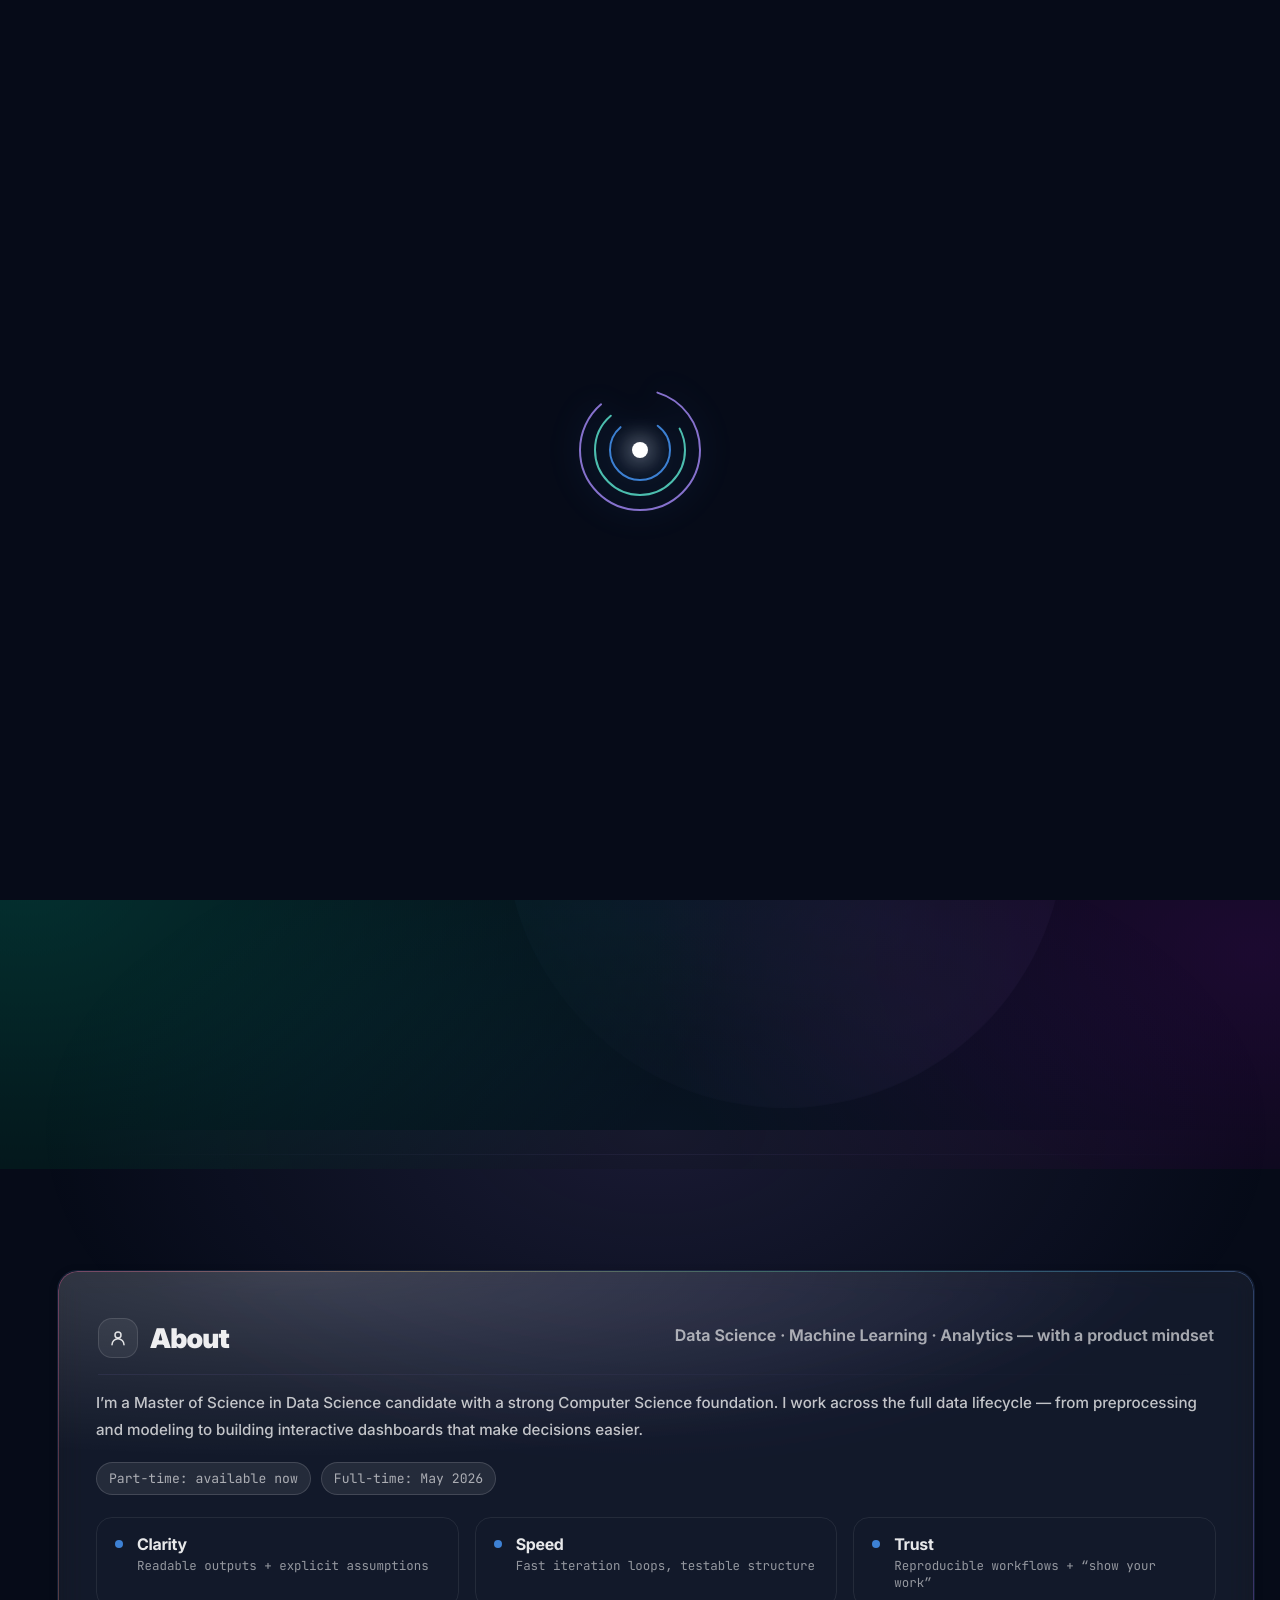
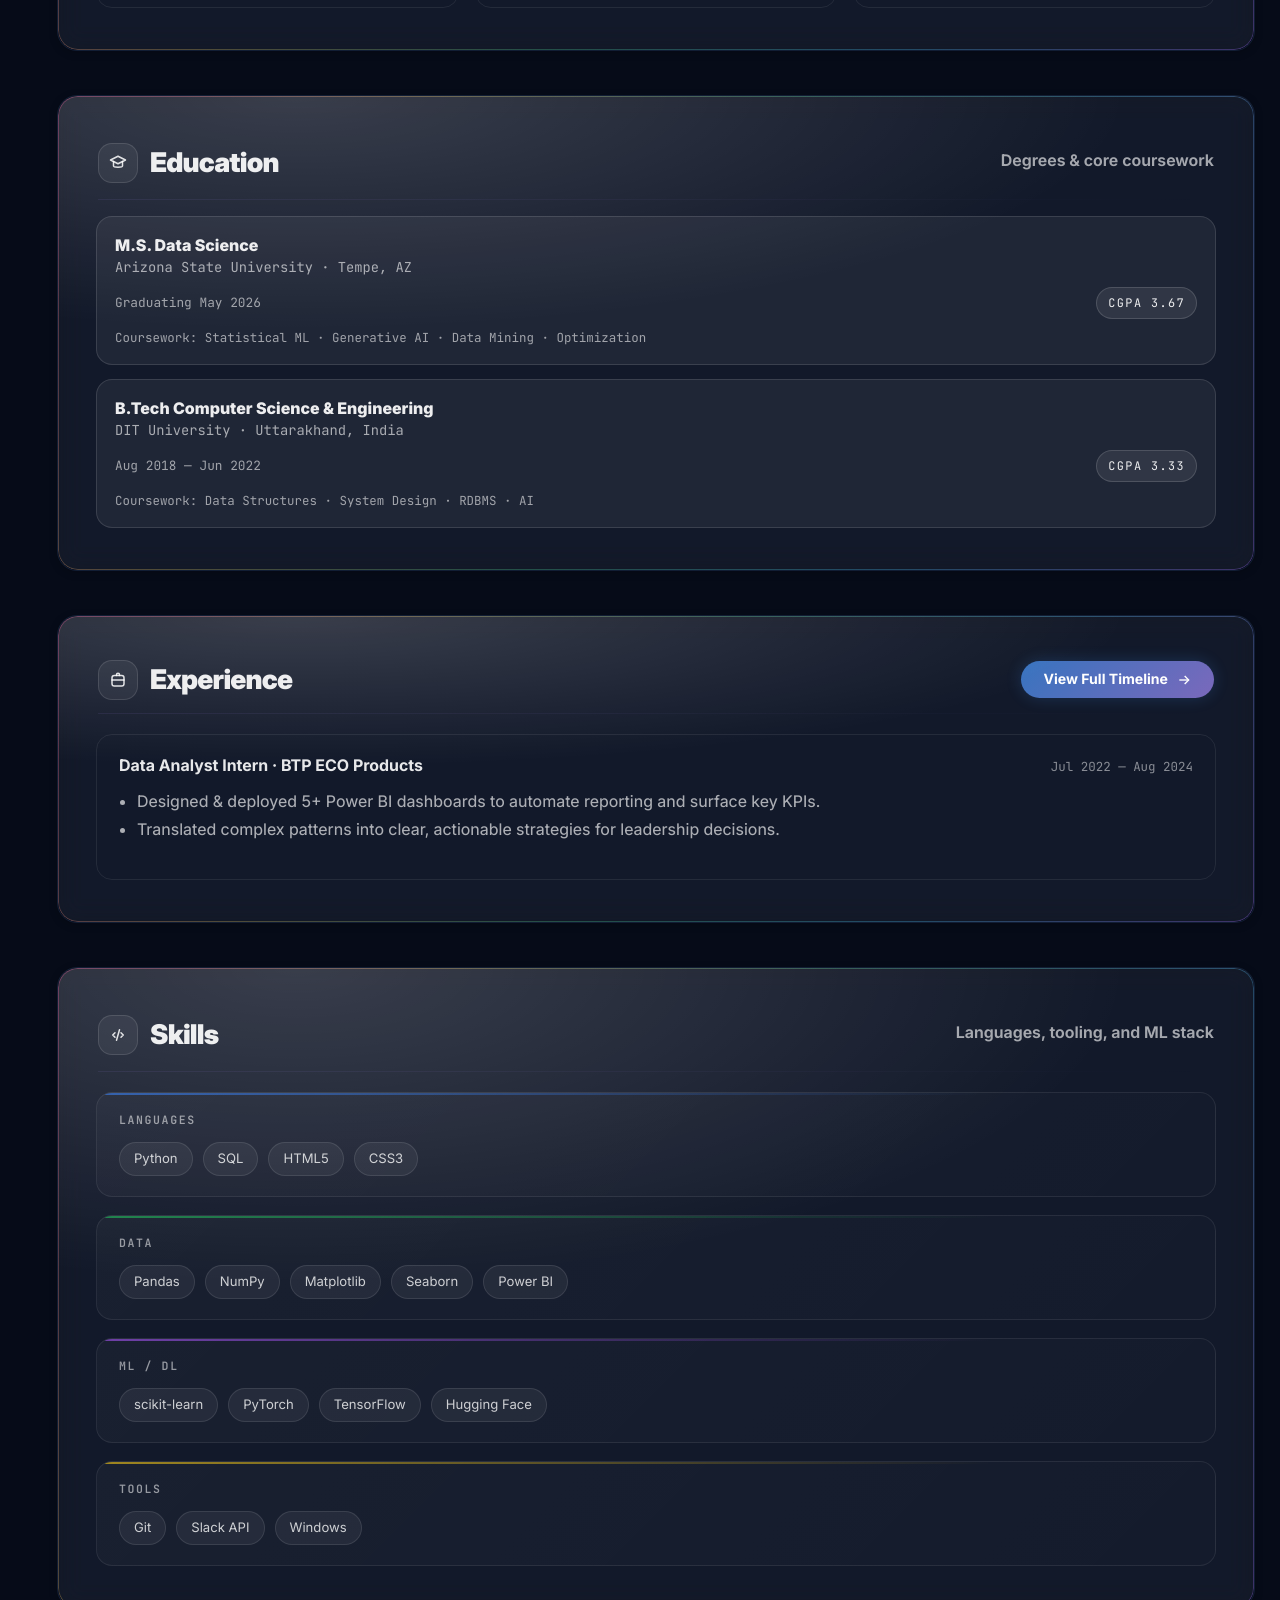
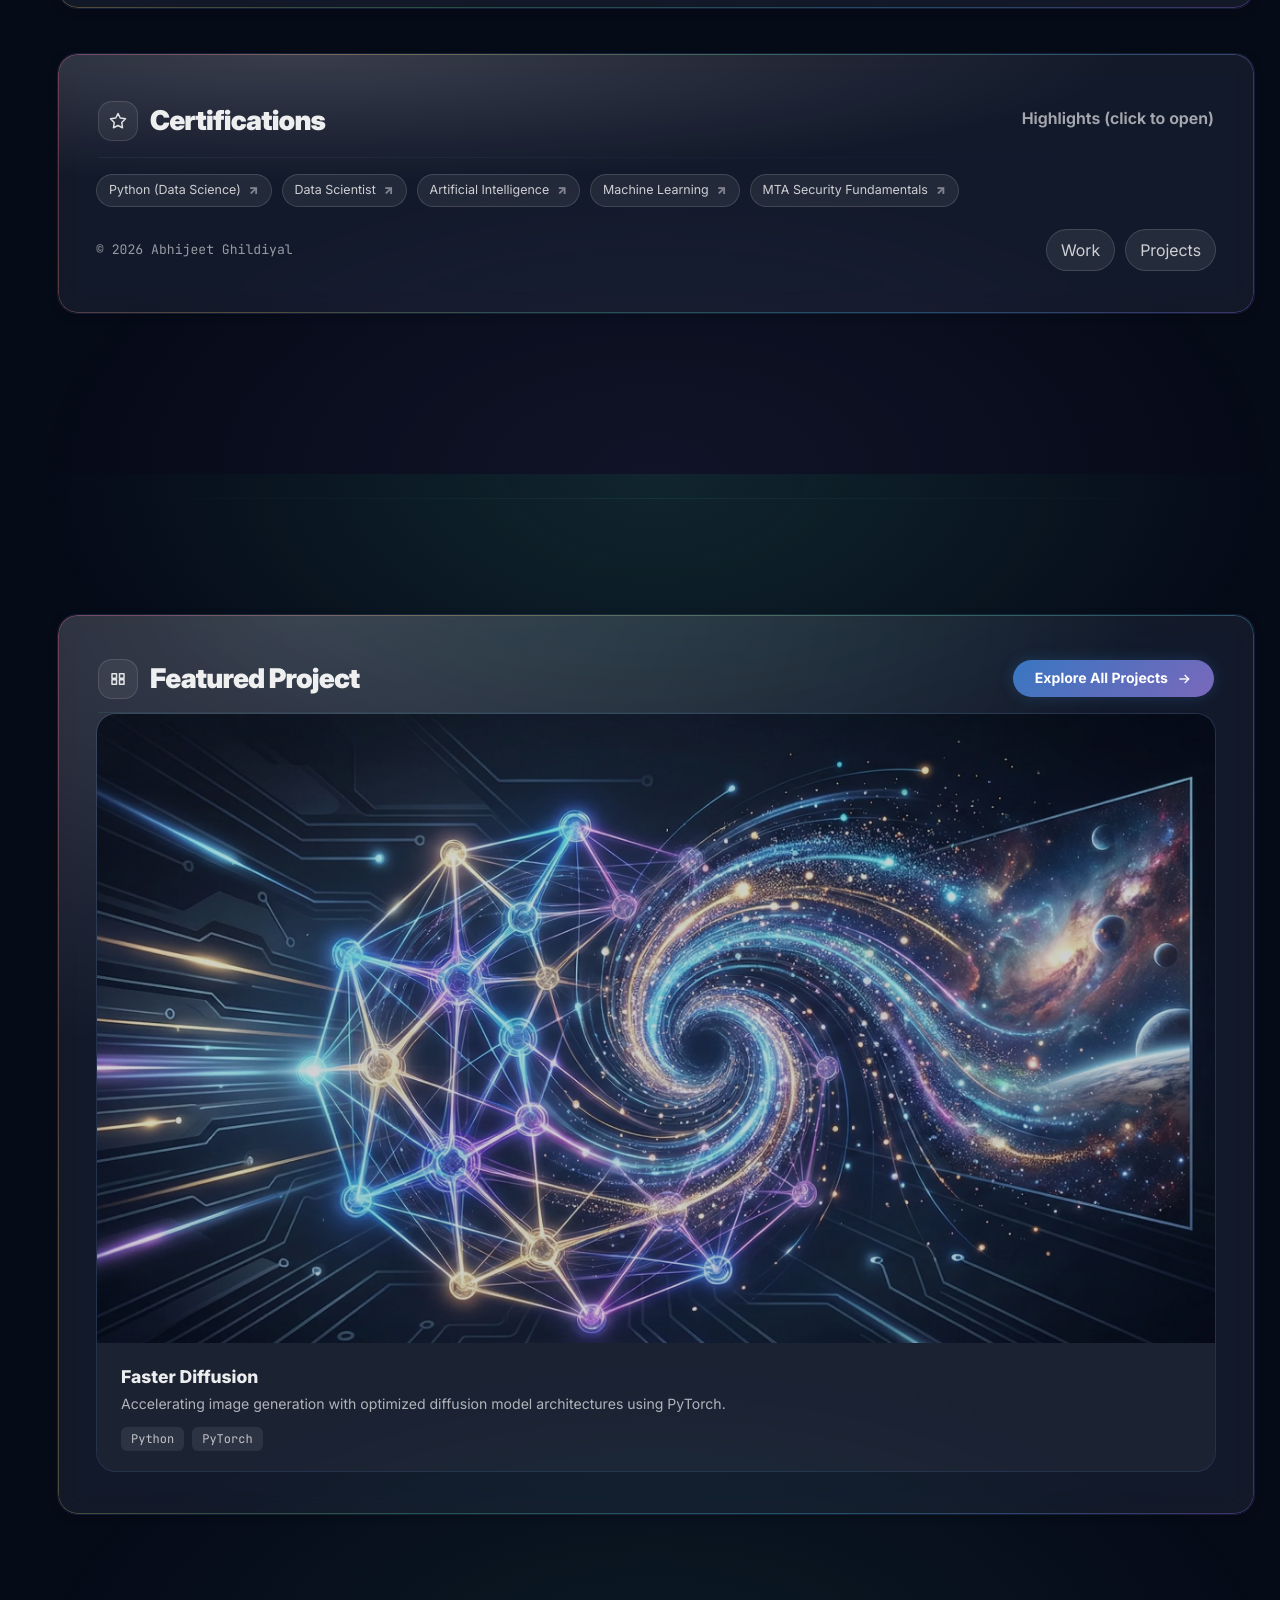
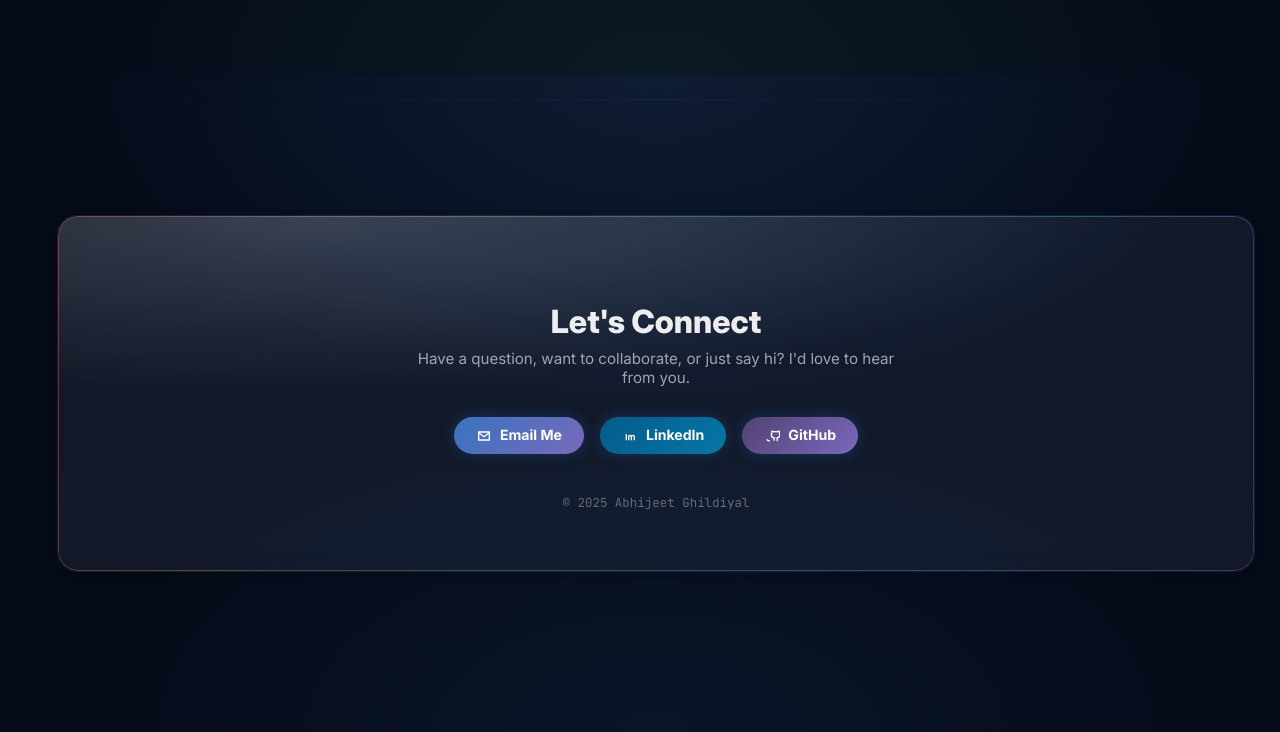
<file: index.html>
<!doctype html>
<html lang="en">
  <head>
    <meta charset="UTF-8" />
    <meta name="viewport" content="width=device-width, initial-scale=1.0" />
    <title>Abhijeet Ghildiyal | Data Science</title>
    <meta
      name="description"
      content="Abhijeet Ghildiyal — M.S. Data Science @ ASU. Data products, ML/GenAI systems, and dashboards."
    />

    <link rel="preconnect" href="https://fonts.googleapis.com" />
    <link rel="preconnect" href="https://fonts.gstatic.com" crossorigin />
    <link
      href="https://fonts.googleapis.com/css2?family=Inter:wght@400;500;600;700;800;900&family=JetBrains+Mono:wght@400;500;600&display=swap"
      rel="stylesheet"
    />

    <link rel="icon" href="assets/img/favicon.svg" />
    <link rel="stylesheet" href="assets/css/main.css?t=176000" />
  </head>

  <body>
    <!-- Splash Screen -->
    <div id="splash" class="splash splash-gyro" aria-label="Loading">
      <div class="gyro-loader">
        <svg viewBox="0 0 160 160" width="160" height="160" class="gyro-svg">
          <circle cx="80" cy="80" r="60" class="gyro-ring gyro-ring1" />
          <circle cx="80" cy="80" r="45" class="gyro-ring gyro-ring2" />
          <circle cx="80" cy="80" r="30" class="gyro-ring gyro-ring3" />
          <circle cx="80" cy="80" r="8"  class="gyro-core" />
        </svg>
      </div>
    </div>

    <!-- Ambient background -->
    <div id="bgRoot" aria-hidden="true">
      <div class="bg-animated"></div>
      <div class="bg-noise"></div>
      <div class="bg-orb"></div>
      <canvas id="bgFX" class="bg-fx"></canvas>
      <div class="bg-cursor"></div>
      <div class="bg-spotlight"></div>
    </div>

    <main>
      <!-- Nav -->
      <header class="nav-shell" role="banner">
        <nav class="nav-glass glass" aria-label="Primary">
          <div class="nav-indicator" aria-hidden="true"></div>
          <a class="nav-item magnetic" href="#work">Work</a>
          <a class="nav-item magnetic" href="#about">About</a>
          <a class="nav-item magnetic" href="experience.html">Experience</a>
          <a class="nav-item magnetic" href="projects.html">Projects</a>
          <a class="nav-item magnetic" href="#contact">Contact</a>
      </nav>
    </header>

    <main>
      <!-- HERO -->
      <section id="work" class="screen screen--hero section section--work" aria-label="Work">
        <div class="hero-card focus-card" style="background: transparent; border: none; box-shadow: none; backdrop-filter: none; -webkit-backdrop-filter: none;">
          <div class="hero-visual" aria-hidden="true"></div>

          <div class="hero-content">
            <div class="hero-badges mono" aria-label="Context badges">
              <span class="badge">M.S. Data Science @ ASU</span>
            </div>

            <h1 class="hero-name hero-gradient">Abhijeet Ghildiyal</h1>
            <p class="hero-tagline">Data products · ML/GenAI · dashboards</p>

            <div class="hero-chips mono" aria-label="Core stack">
              <span class="chip">Python</span>
              <span class="chip">SQL</span>
              <span class="chip">PyTorch</span>
              <span class="chip">Power BI</span>
            </div>

            <div class="hero-actions" aria-label="Primary actions">
              <a class="primary-btn magnetic" href="#projects">Explore projects</a>
              <a class="secondary-btn magnetic" href="#about">About &amp; skills</a>
              <button id="copyEmailBtn" class="secondary-btn magnetic" type="button">Copy email</button>
            </div>
          </div>
        </div>

        <div class="hint mono" aria-hidden="true">Scroll ↓</div>
      </section>

      <!-- ABOUT STACK -->
      <section id="about" class="screen screen--section section section--about about-stack" aria-label="About">
        <div class="panel glass focus-card">
          <div class="panel-head">
            <div class="panel-kicker">
              <span class="panel-icon" aria-hidden="true">
                <svg viewBox="0 0 24 24">
                  <path d="M20 21a8 8 0 0 0-16 0" />
                  <circle cx="12" cy="8" r="4" />
                </svg>
              </span>
              <h2 class="panel-title">About</h2>
            </div>
            <p class="panel-sub">Data Science · Machine Learning · Analytics — with a product mindset</p>
          </div>

          <div class="about-summary">
            <p class="block-body">
              I’m a Master of Science in Data Science candidate with a strong Computer Science foundation.
              I work across the full data lifecycle — from preprocessing and modeling to building interactive
              dashboards that make decisions easier.
            </p>

            <div class="mini-row mono">
              <span class="chip">Part‑time: available now</span>
              <span class="chip">Full‑time: May 2026</span>
            </div>

            <div class="mini-icons" aria-label="What I optimize for">
              <div class="mini-icon">
                <span class="mini-dot"></span>
                <div>
                  <div class="mini-title">Clarity</div>
                  <div class="mini-text mono">Readable outputs + explicit assumptions</div>
                </div>
              </div>
              <div class="mini-icon">
                <span class="mini-dot"></span>
                <div>
                  <div class="mini-title">Speed</div>
                  <div class="mini-text mono">Fast iteration loops, testable structure</div>
                </div>
              </div>
              <div class="mini-icon">
                <span class="mini-dot"></span>
                <div>
                  <div class="mini-title">Trust</div>
                  <div class="mini-text mono">Reproducible workflows + “show your work”</div>
                </div>
              </div>
            </div>
          </div>
        </div>

        <!-- EDUCATION -->
        <div class="panel glass focus-card">
          <div class="panel-head">
            <div class="panel-kicker">
              <span class="panel-icon" aria-hidden="true">
                <svg viewBox="0 0 24 24">
                  <path d="M12 3l10 5-10 5L2 8l10-5z" />
                  <path d="M6 10v6c0 2 12 2 12 0v-6" />
                </svg>
              </span>
              <h2 class="panel-title">Education</h2>
            </div>
            <p class="panel-sub">Degrees &amp; core coursework</p>
          </div>

          <div class="card-stack">
            <article class="subcard">
              <div class="edu-top">
                <div class="edu-degree">M.S. Data Science</div>
                <div class="edu-meta mono">Arizona State University · Tempe, AZ</div>
              </div>
              <div class="edu-bottom">
                <span class="edu-date mono">Graduating May 2026</span>
                <span class="edu-gpa mono">CGPA 3.67</span>
              </div>
              <div class="edu-courses mono">Coursework: Statistical ML · Generative AI · Data Mining · Optimization</div>
            </article>

            <article class="subcard">
              <div class="edu-top">
                <div class="edu-degree">B.Tech Computer Science &amp; Engineering</div>
                <div class="edu-meta mono">DIT University · Uttarakhand, India</div>
              </div>
              <div class="edu-bottom">
                <span class="edu-date mono">Aug 2018 — Jun 2022</span>
                <span class="edu-gpa mono">CGPA 3.33</span>
              </div>
              <div class="edu-courses mono">Coursework: Data Structures · System Design · RDBMS · AI</div>
            </article>
          </div>
        </div>

        <!-- EXPERIENCE PREVIEW -->
        <div class="panel glass focus-card">
          <div class="panel-head">
            <div class="panel-kicker">
              <span class="panel-icon" aria-hidden="true">
                <svg viewBox="0 0 24 24">
                  <path d="M10 6V5a2 2 0 0 1 2-2h0a2 2 0 0 1 2 2v1" />
                  <rect x="4" y="6" width="16" height="14" rx="3" />
                  <path d="M4 12h16" />
                </svg>
              </span>
              <h2 class="panel-title">Experience</h2>
            </div>
            <a class="preview-link" href="experience.html">
              View Full Timeline
              <svg viewBox="0 0 24 24"><path d="M5 12h14"/><path d="M13 6l6 6-6 6"/></svg>
            </a>
          </div>

          <div class="exp-list">
            <div class="exp-item">
              <div class="exp-top">
                <div class="exp-role">Data Analyst Intern · BTP ECO Products</div>
                <div class="exp-date mono">Jul 2022 — Aug 2024</div>
              </div>
              <ul class="exp-bullets">
                <li>Designed &amp; deployed 5+ Power BI dashboards to automate reporting and surface key KPIs.</li>
                <li>Translated complex patterns into clear, actionable strategies for leadership decisions.</li>
              </ul>
            </div>
          </div>
        </div>

        <!-- SKILLS -->
        <div class="panel glass focus-card">
          <div class="panel-head">
            <div class="panel-kicker">
              <span class="panel-icon" aria-hidden="true">
                <svg viewBox="0 0 24 24">
                  <path d="M8 9l-3 3 3 3" />
                  <path d="M16 9l3 3-3 3" />
                  <path d="M10 19l4-14" />
                </svg>
              </span>
              <h2 class="panel-title">Skills</h2>
            </div>
            <p class="panel-sub">Languages, tooling, and ML stack</p>
          </div>

          <div class="skills-groups">
            <div class="skill-group skill-group--lang">
              <div class="skill-head"><span class="skill-badge mono">Languages</span></div>
              <div class="skills-wrap">
                <span class="skill-pill">Python</span>
                <span class="skill-pill">SQL</span>
                <span class="skill-pill">HTML5</span>
                <span class="skill-pill">CSS3</span>
              </div>
            </div>

            <div class="skill-group skill-group--data">
              <div class="skill-head"><span class="skill-badge mono">Data</span></div>
              <div class="skills-wrap">
                <span class="skill-pill">Pandas</span>
                <span class="skill-pill">NumPy</span>
                <span class="skill-pill">Matplotlib</span>
                <span class="skill-pill">Seaborn</span>
                <span class="skill-pill">Power BI</span>
              </div>
            </div>

            <div class="skill-group skill-group--ml">
              <div class="skill-head"><span class="skill-badge mono">ML / DL</span></div>
              <div class="skills-wrap">
                <span class="skill-pill">scikit-learn</span>
                <span class="skill-pill">PyTorch</span>
                <span class="skill-pill">TensorFlow</span>
                <span class="skill-pill">Hugging Face</span>
              </div>
            </div>

            <div class="skill-group skill-group--tools">
              <div class="skill-head"><span class="skill-badge mono">Tools</span></div>
              <div class="skills-wrap">
                <span class="skill-pill">Git</span>
                <span class="skill-pill">Slack API</span>
                <span class="skill-pill">Windows</span>
              </div>
            </div>
          </div>
        </div>

        <!-- CERTIFICATIONS -->
        <div class="panel glass focus-card">
          <div class="panel-head">
            <div class="panel-kicker">
              <span class="panel-icon" aria-hidden="true">
                <svg viewBox="0 0 24 24">
                  <path d="M12 2l3 6 7 1-5 5 1 7-6-3-6 3 1-7-5-5 7-1 3-6z" />
                </svg>
              </span>
              <h2 class="panel-title">Certifications</h2>
            </div>
            <p class="panel-sub">Highlights (click to open)</p>
          </div>

          <div class="certs-wrap" aria-label="Certification links">
            <a class="cert-pill" href="https://courses.edx.org/certificates/d0dd51a1f6614444a77041eaaf12a069" target="_blank" rel="noopener"
              >Python (Data Science)</a
            >
            <a class="cert-pill" href="https://www.datacamp.com/certificate/DS0027205077835" target="_blank" rel="noopener">Data Scientist</a>
            <a class="cert-pill" href="https://www.udemy.com/certificate/UC-bd02c222-a7f0-4dee-a07f-bcaf973fcf65" target="_blank" rel="noopener"
              >Artificial Intelligence</a
            >
            <a
              class="cert-pill"
              href="https://www.coursera.org/account/accomplishments/verify/HCGHHMGU6LHB?utm_source=mobile&utm_medium=certificate&utm_content=cert_image&utm_campaign=sharing_cta&utm_product=course"
              target="_blank"
              rel="noopener"
              >Machine Learning</a
            >
            <a
              class="cert-pill"
              href="https://www.credly.com/badges/0456cd7e-bb61-4398-9eba-cfc2bacb98f8/linked_in_profile"
              target="_blank"
              rel="noopener"
              >MTA Security Fundamentals</a
            >
          </div>

          <div class="panel-foot">
            <div class="mono small-muted">© <span id="year"></span> Abhijeet Ghildiyal</div>
            <div class="mini-actions">
              <a class="mini-btn magnetic" href="#work">Work</a>
              <a class="mini-btn magnetic" href="#projects">Projects</a>
            </div>
          </div>
        </div>
      </section>

      <!-- FEATURED PROJECT -->
      <section id="projects" class="screen screen--section section section--projects" aria-label="Projects">
        <div class="panel glass focus-card">
          <div class="panel-head">
            <div class="panel-kicker">
              <span class="panel-icon" aria-hidden="true">
                <svg viewBox="0 0 24 24">
                  <path d="M4 5h6v6H4z"></path>
                  <path d="M14 5h6v6h-6z"></path>
                  <path d="M4 13h6v6H4z"></path>
                  <path d="M14 13h6v6h-6z"></path>
                </svg>
              </span>
              <h2 class="panel-title">Featured Project</h2>
            </div>
            <a class="preview-link" href="projects.html">
              Explore All Projects
              <svg viewBox="0 0 24 24"><path d="M5 12h14"/><path d="M13 6l6 6-6 6"/></svg>
            </a>
          </div>

          <a class="featured-project" href="project-detail.html?id=faster-diffusion">
            <img class="featured-img" src="assets/img/1.webp" alt="Faster Diffusion project" />
            <div class="featured-body">
              <div class="featured-title">Faster Diffusion</div>
              <div class="featured-desc">Accelerating image generation with optimized diffusion model architectures using PyTorch.</div>
              <div class="featured-tags">
                <span class="featured-tag">Python</span>
                <span class="featured-tag">PyTorch</span>
              </div>
            </div>
          </a>
        </div>
      </section>

      <!-- CONTACT -->
      <section id="contact" class="screen screen--section section" aria-label="Contact" style="--glow: var(--blue);">
        <div class="panel glass focus-card" style="text-align: center; padding: 60px 38px;">
          <h2 style="font-size: 2rem; font-weight: 800; margin-bottom: 8px;">Let's Connect</h2>
          <p style="color: rgba(255,255,255,0.6); font-size: 0.95rem; max-width: 500px; margin: 0 auto 30px;">Have a question, want to collaborate, or just say hi? I'd love to hear from you.</p>

          <div style="display: flex; justify-content: center; gap: 16px; flex-wrap: wrap;">
            <a class="preview-link" href="mailto:aghildiy@asu.edu">
              <svg viewBox="0 0 24 24"><path d="M4 6h16v12H4z"/><path d="M4 7l8 6 8-6"/></svg>
              Email Me
            </a>
            <a class="preview-link" href="https://www.linkedin.com/in/abhijeet928" target="_blank" rel="noopener" style="background: linear-gradient(135deg, rgba(0, 119, 181, 0.7), rgba(0, 160, 220, 0.7));">
              <svg viewBox="0 0 24 24"><path d="M6.5 9.5v9"/><path d="M6.5 6.5h.01"/><path d="M10 18.5v-5.2c0-2.8 4-3 4 0v5.2"/><path d="M14 13.3c0-1.3.9-2.3 2.3-2.3 1.2 0 2.2.9 2.2 2.4v5.1"/></svg>
              LinkedIn
            </a>
            <a class="preview-link" href="https://github.com/ghildiyalabhijeet" target="_blank" rel="noopener" style="background: linear-gradient(135deg, rgba(110, 84, 148, 0.7), rgba(167, 139, 250, 0.7));">
              <svg viewBox="0 0 24 24"><path d="M9 19c-4 1.2-4-2-5-2"/><path d="M15 19v-2.2c0-.7.2-1.2.6-1.6-2.2-.3-4.6-1.1-4.6-5 0-1.1.4-2 1-2.8-.1-.3-.4-1.3.1-2.7 0 0 .8-.3 2.8 1a9.5 9.5 0 0 1 5 0c2-1.3 2.8-1 2.8-1 .5 1.4.2 2.4.1 2.7.6.8 1 1.7 1 2.8 0 3.9-2.4 4.7-4.6 5 .4.4.7 1 .7 2v2.8"/></svg>
              GitHub
            </a>
          </div>

          <div style="margin-top: 40px; font-size: 0.78rem; color: rgba(255,255,255,0.35);" class="mono">
            © 2025 Abhijeet Ghildiyal
          </div>
        </div>
      </section>
    </main>

    <script src="assets/js/main.js?t=176000"></script>
  </body>
</html>
</file>
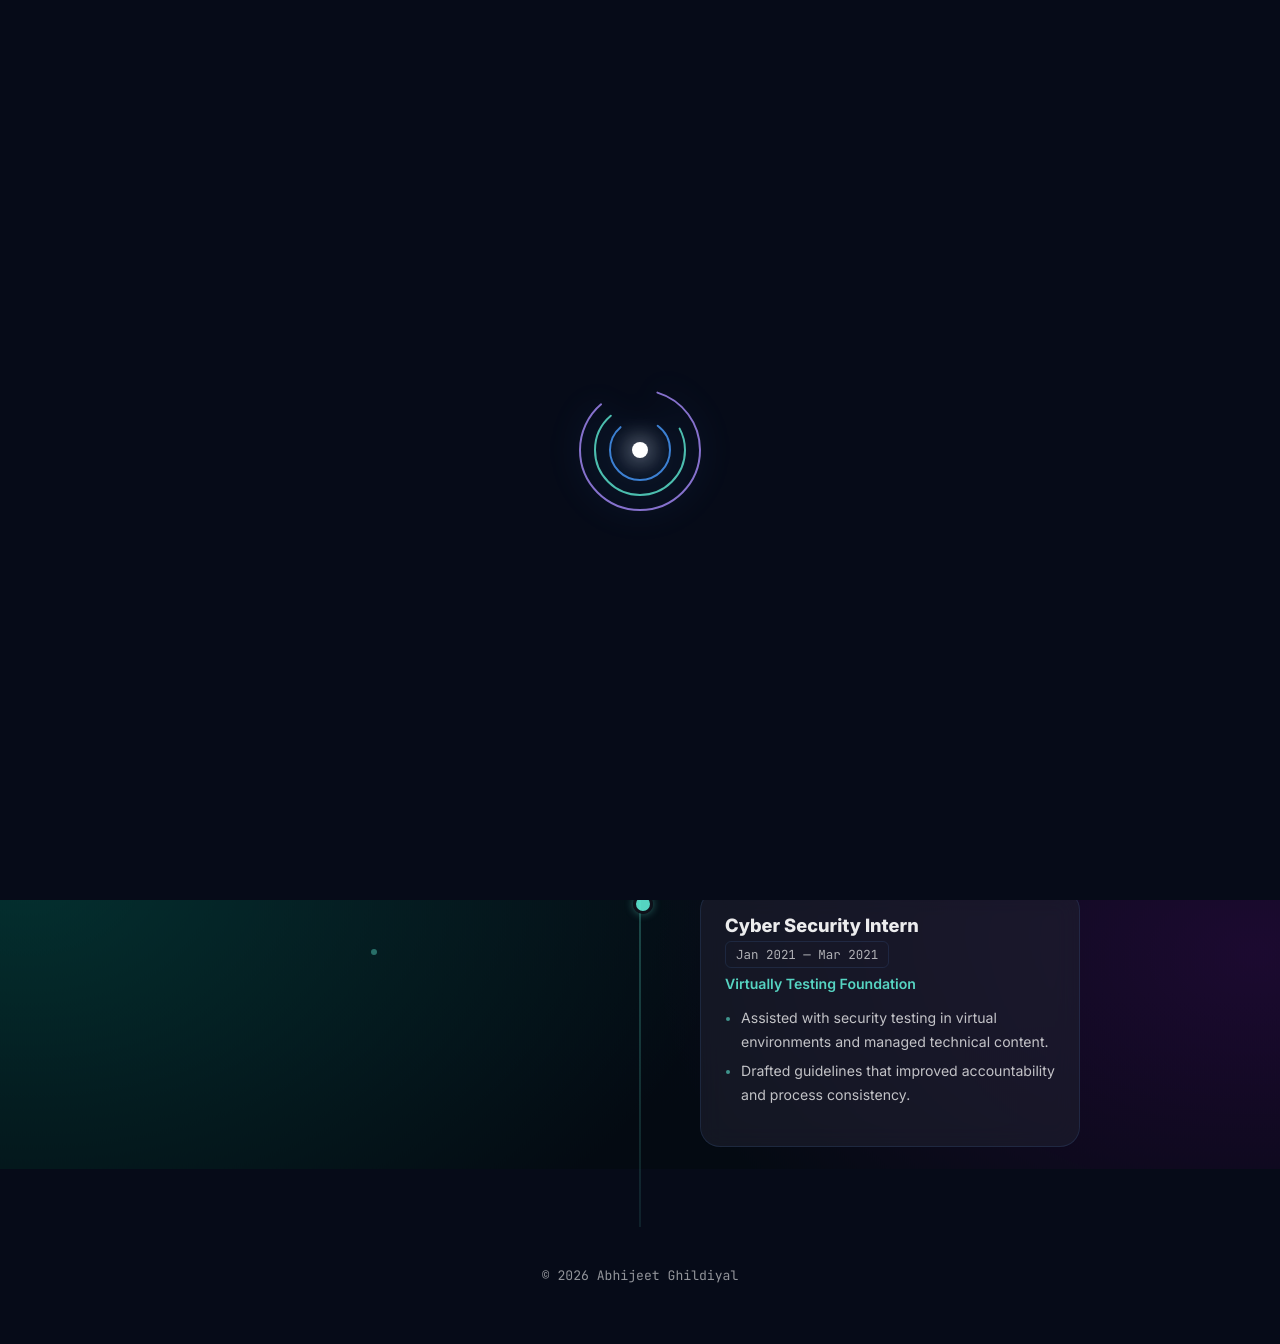
<file: experience.html>
<!doctype html>
<html lang="en">
  <head>
    <meta charset="UTF-8" />
    <meta name="viewport" content="width=device-width, initial-scale=1.0" />
    <title>Experience | Abhijeet Ghildiyal</title>
    <meta
      name="description"
      content="Professional experience timeline — Abhijeet Ghildiyal, Data Science & ML."
    />

    <link rel="preconnect" href="https://fonts.googleapis.com" />
    <link rel="preconnect" href="https://fonts.gstatic.com" crossorigin />
    <link
      href="https://fonts.googleapis.com/css2?family=Inter:wght@400;500;600;700;800;900&family=JetBrains+Mono:wght@400;500;600&display=swap"
      rel="stylesheet"
    />

    <link rel="icon" href="assets/img/favicon.svg" />
    <link rel="stylesheet" href="assets/css/main.css?t=176000" />
  </head>

  <body>
    <!-- Splash Screen -->
    <div id="splash" class="splash splash-gyro" aria-label="Loading">
      <div class="gyro-loader">
        <svg viewBox="0 0 160 160" width="160" height="160" class="gyro-svg">
          <circle cx="80" cy="80" r="60" class="gyro-ring gyro-ring1" />
          <circle cx="80" cy="80" r="45" class="gyro-ring gyro-ring2" />
          <circle cx="80" cy="80" r="30" class="gyro-ring gyro-ring3" />
          <circle cx="80" cy="80" r="8"  class="gyro-core" />
        </svg>
      </div>
    </div>

    <!-- Ambient background -->
    <div id="bgRoot" aria-hidden="true">
      <div class="bg-animated"></div>
      <div class="bg-noise"></div>
      <div class="bg-orb"></div>
      <canvas id="bgFX" class="bg-fx"></canvas>
      <div class="bg-cursor"></div>
      <div class="bg-spotlight"></div>
    </div>

    <main>
      <!-- Nav -->
      <header class="nav-shell" role="banner">
        <nav class="nav-glass glass" aria-label="Primary">
          <a class="nav-item" href="index.html">Home</a>
          <a class="nav-item" href="index.html#about">About</a>
          <a class="nav-item is-active" href="experience.html">Experience</a>
          <a class="nav-item" href="projects.html">Projects</a>
        </nav>
      </header>

      <div class="timeline-page">
        <div class="timeline-header">
          <h1>Professional Experience</h1>
          <p>[ moving through life ]</p>
        </div>

        <div class="timeline">
          <!-- Ambient floating dots -->
          <div class="tl-dot" style="top: 8%; left: 18%;"></div>
          <div class="tl-dot" style="top: 38%; left: 10%;"></div>
          <div class="tl-dot" style="top: 22%; right: 15%;"></div>
          <div class="tl-dot" style="top: 55%; right: 10%;"></div>
          <div class="tl-dot" style="top: 72%; left: 22%;"></div>

          <!-- Role 1 -->
          <div class="tl-item">
            <div class="tl-card">
              <div class="tl-role">Data Analyst Intern</div>
              <span class="tl-date">Jul 2022 — Aug 2024</span>
              <div class="tl-company">BTP ECO Products</div>
              <ul class="tl-bullets">
                <li>Designed & deployed 5+ Power BI dashboards to automate reporting and surface key KPIs.</li>
                <li>Translated complex patterns into clear, actionable strategies for leadership decisions.</li>
              </ul>
            </div>
          </div>

          <!-- Role 2 -->
          <div class="tl-item">
            <div class="tl-card">
              <div class="tl-role">SDE Intern</div>
              <span class="tl-date">Jul 2021 — Sep 2021</span>
              <div class="tl-company">BTP ECO Products</div>
              <ul class="tl-bullets">
                <li>Built responsive, user-friendly interfaces using HTML and CSS.</li>
                <li>Improved cross-browser compatibility for consistent UI performance.</li>
              </ul>
            </div>
          </div>

          <!-- Role 3 -->
          <div class="tl-item">
            <div class="tl-card">
              <div class="tl-role">Cyber Security Intern</div>
              <span class="tl-date">Jan 2021 — Mar 2021</span>
              <div class="tl-company">Virtually Testing Foundation</div>
              <ul class="tl-bullets">
                <li>Assisted with security testing in virtual environments and managed technical content.</li>
                <li>Drafted guidelines that improved accountability and process consistency.</li>
              </ul>
            </div>
          </div>
        </div>

        <div style="text-align: center; margin-top: 40px;">
          <div class="mono small-muted">© <span id="year"></span> Abhijeet Ghildiyal</div>
        </div>
      </div>
    </main>

    <script src="assets/js/main.js?t=176000"></script>
  </body>
</html>
</file>
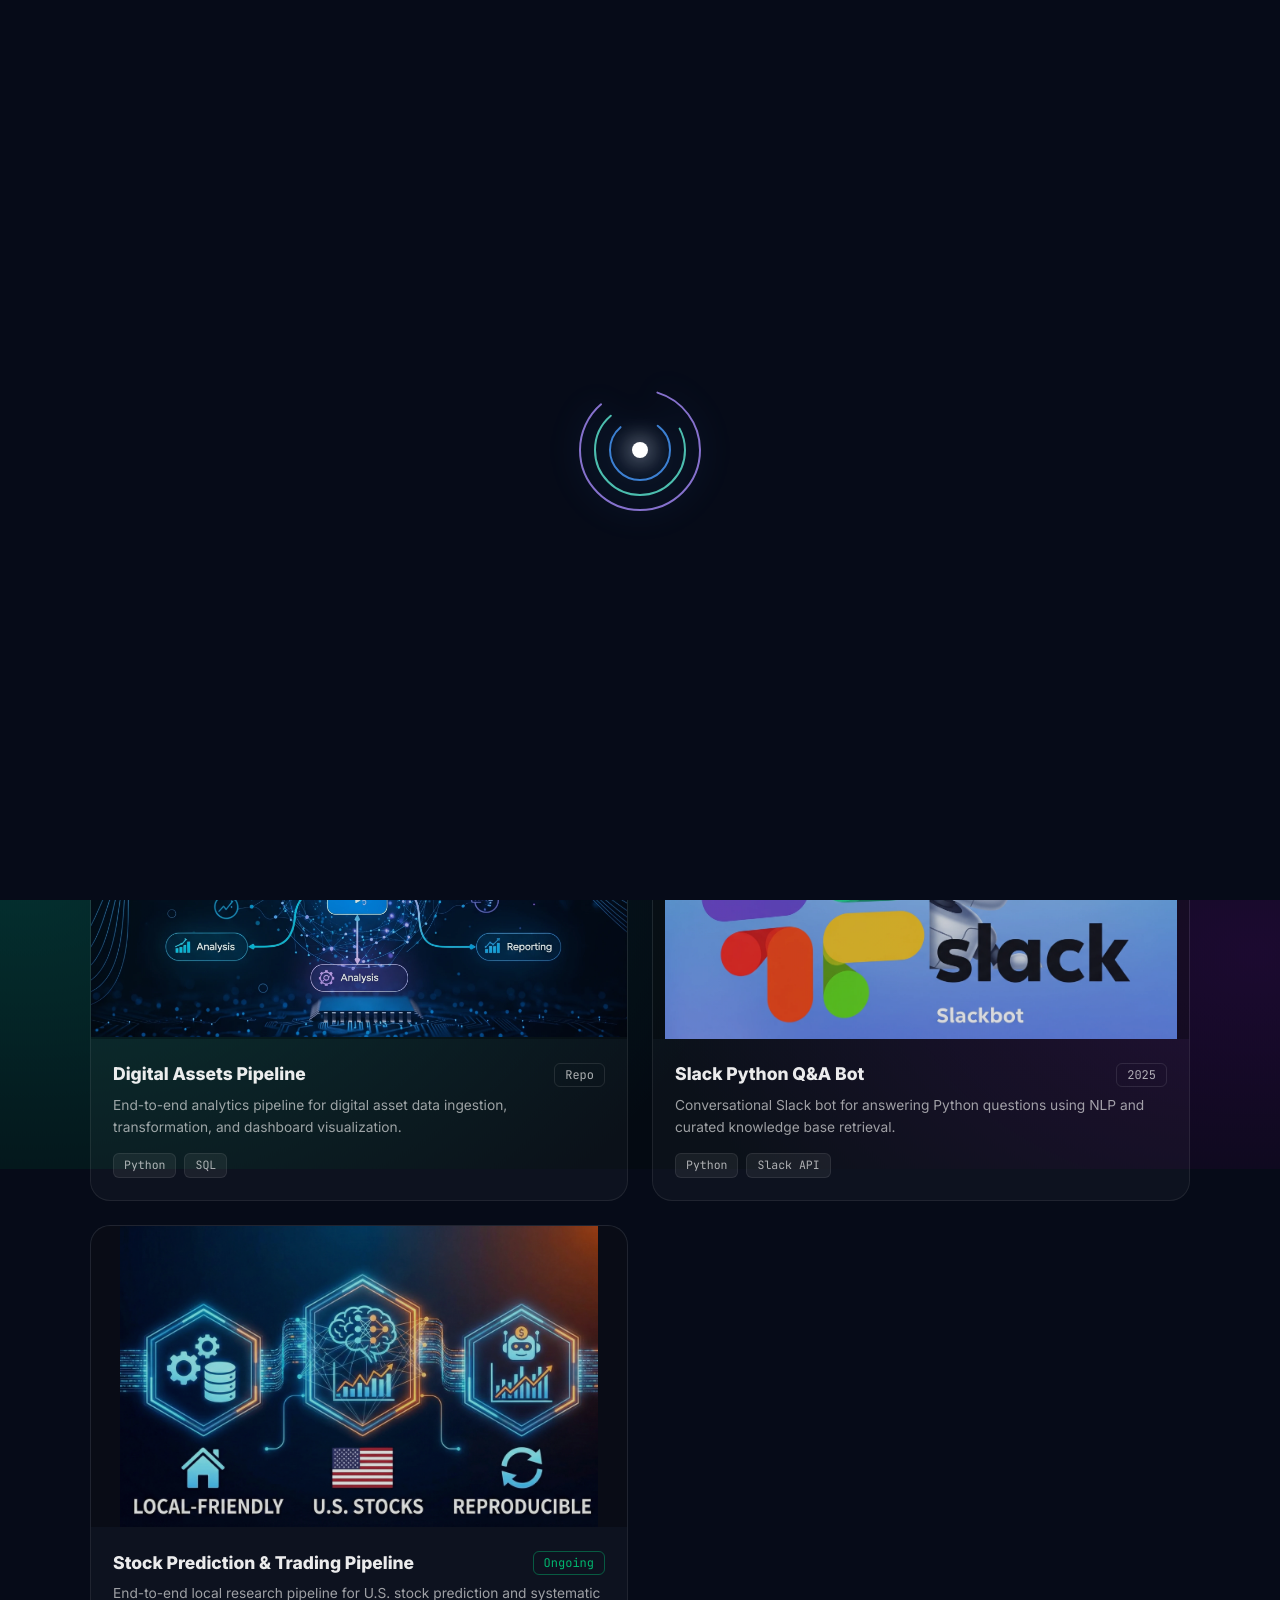
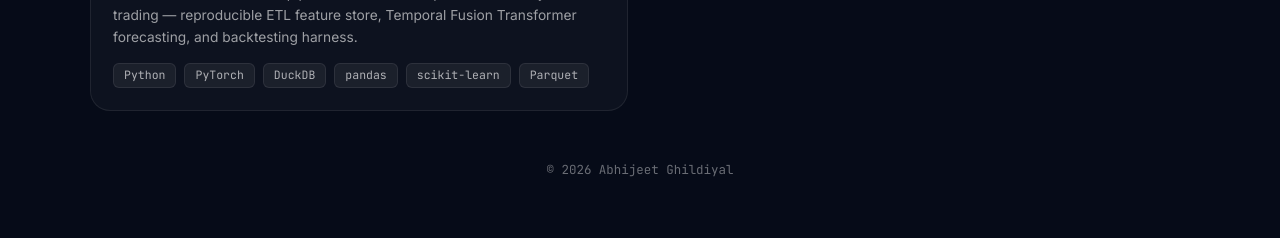
<file: projects.html>
<!doctype html>
<html lang="en">
  <head>
    <meta charset="UTF-8" />
    <meta name="viewport" content="width=device-width, initial-scale=1.0" />
    <title>Projects | Abhijeet Ghildiyal</title>
    <meta
      name="description"
      content="Project showcase — Abhijeet Ghildiyal, Data Science & ML."
    />

    <link rel="preconnect" href="https://fonts.googleapis.com" />
    <link rel="preconnect" href="https://fonts.gstatic.com" crossorigin />
    <link
      href="https://fonts.googleapis.com/css2?family=Inter:wght@400;500;600;700;800;900&family=JetBrains+Mono:wght@400;500;600&display=swap"
      rel="stylesheet"
    />

    <link rel="icon" href="assets/img/favicon.svg" />
    <link rel="stylesheet" href="assets/css/main.css?t=176000" />
  </head>

  <body>
    <!-- Splash Screen -->
    <div id="splash" class="splash splash-gyro" aria-label="Loading">
      <div class="gyro-loader">
        <svg viewBox="0 0 160 160" width="160" height="160" class="gyro-svg">
          <circle cx="80" cy="80" r="60" class="gyro-ring gyro-ring1" />
          <circle cx="80" cy="80" r="45" class="gyro-ring gyro-ring2" />
          <circle cx="80" cy="80" r="30" class="gyro-ring gyro-ring3" />
          <circle cx="80" cy="80" r="8"  class="gyro-core" />
        </svg>
      </div>
    </div>

    <!-- Ambient background -->
    <div id="bgRoot" aria-hidden="true">
      <div class="bg-animated"></div>
      <div class="bg-noise"></div>
      <div class="bg-orb"></div>
      <canvas id="bgFX" class="bg-fx"></canvas>
      <div class="bg-cursor"></div>
      <div class="bg-spotlight"></div>
    </div>

    <main>
      <!-- Nav -->
      <header class="nav-shell" role="banner">
        <nav class="nav-glass glass" aria-label="Primary">
          <a class="nav-item" href="index.html">Home</a>
          <a class="nav-item" href="index.html#about">About</a>
          <a class="nav-item" href="experience.html">Experience</a>
          <a class="nav-item is-active" href="projects.html">Projects</a>
        </nav>
      </header>

      <div class="proj-grid-page">
        <div class="proj-grid-header">
          <h1>Projects</h1>
          <p>Things I've built &amp; explored</p>
        </div>

        <div class="proj-grid">
          <!-- 1 -->
          <a class="proj-card" href="project-detail.html?id=faster-diffusion" style="--card-accent: 250, 204, 21;">
            <img class="proj-card-img" src="assets/img/1.webp" alt="Faster Diffusion" />
            <div class="proj-card-body">
              <div class="proj-card-top">
                <span class="proj-card-title">Faster Diffusion</span>
                <span class="proj-card-year">2025</span>
              </div>
              <div class="proj-card-desc">Accelerating image generation with optimized diffusion model architectures and advanced sampling strategies.</div>
              <div class="proj-card-tags">
                <span class="proj-card-tag">Python</span>
                <span class="proj-card-tag">PyTorch</span>
              </div>
            </div>
          </a>

          <!-- 2 -->
          <a class="proj-card" href="project-detail.html?id=particle-pollution" style="--card-accent: 34, 197, 94;">
            <img class="proj-card-img" src="assets/img/2.webp" alt="Particle Pollution" />
            <div class="proj-card-body">
              <div class="proj-card-top">
                <span class="proj-card-title">Particle Pollution</span>
                <span class="proj-card-year">2022</span>
              </div>
              <div class="proj-card-desc">Machine learning research on air quality prediction using environmental sensor data and ensemble methods.</div>
              <div class="proj-card-tags">
                <span class="proj-card-tag">Python</span>
                <span class="proj-card-tag">scikit-learn</span>
              </div>
            </div>
          </a>

          <!-- 3 -->
          <a class="proj-card" href="project-detail.html?id=digital-assets-pipeline" style="--card-accent: 72, 155, 255;">
            <img class="proj-card-img" src="assets/img/3.webp" alt="Digital Assets Pipeline" />
            <div class="proj-card-body">
              <div class="proj-card-top">
                <span class="proj-card-title">Digital Assets Pipeline</span>
                <span class="proj-card-year">Repo</span>
              </div>
              <div class="proj-card-desc">End-to-end analytics pipeline for digital asset data ingestion, transformation, and dashboard visualization.</div>
              <div class="proj-card-tags">
                <span class="proj-card-tag">Python</span>
                <span class="proj-card-tag">SQL</span>
              </div>
            </div>
          </a>

          <!-- 4 -->
          <a class="proj-card" href="project-detail.html?id=slack-qa-bot" style="--card-accent: 167, 139, 250;">
            <img class="proj-card-img" src="assets/img/4.webp" alt="Slack Python Q&A Bot" />
            <div class="proj-card-body">
              <div class="proj-card-top">
                <span class="proj-card-title">Slack Python Q&amp;A Bot</span>
                <span class="proj-card-year">2025</span>
              </div>
              <div class="proj-card-desc">Conversational Slack bot for answering Python questions using NLP and curated knowledge base retrieval.</div>
              <div class="proj-card-tags">
                <span class="proj-card-tag">Python</span>
                <span class="proj-card-tag">Slack API</span>
              </div>
            </div>
          </a>

          <!-- 5 -->
          <a class="proj-card" href="project-detail.html?id=stock-prediction" style="--card-accent: 0, 200, 120;">
            <img class="proj-card-img" src="assets/img/5.webp" alt="Stock Prediction Pipeline" />
            <div class="proj-card-body">
              <div class="proj-card-top">
                <span class="proj-card-title">Stock Prediction &amp; Trading Pipeline</span>
                <span class="proj-card-year" style="border-color: rgba(0,200,120,0.4); color: rgba(0,200,120,0.9);">Ongoing</span>
              </div>
              <div class="proj-card-desc">End-to-end local research pipeline for U.S. stock prediction and systematic trading — reproducible ETL feature store, Temporal Fusion Transformer forecasting, and backtesting harness.</div>
              <div class="proj-card-tags">
                <span class="proj-card-tag">Python</span>
                <span class="proj-card-tag">PyTorch</span>
                <span class="proj-card-tag">DuckDB</span>
                <span class="proj-card-tag">pandas</span>
                <span class="proj-card-tag">scikit-learn</span>
                <span class="proj-card-tag">Parquet</span>
              </div>
            </div>
          </a>
        </div>

        <div style="text-align: center; margin-top: 50px;">
          <div class="mono small-muted" style="font-size: 0.78rem; color: rgba(255,255,255,0.4);">© <span id="year"></span> Abhijeet Ghildiyal</div>
        </div>
      </div>
    </main>

    <script src="assets/js/main.js?t=176000"></script>
  </body>
</html>
</file>
<file: assets/css/main.css>
:root {
  --text: rgba(255, 255, 255, 0.92);
  --muted: rgba(255, 255, 255, 0.66);

  --glass-border: rgba(100, 160, 255, 0.12);

  --shadow-lg: 0 2px 8px rgba(0, 0, 0, 0.2);

  --radius-xl: 20px;
  --radius-lg: 16px;
  --radius-md: 12px;

  --blue: 72, 155, 255;
  --pink: 244, 114, 182;
  --violet: 167, 139, 250;
  --teal: 94, 234, 212;

  --ease: cubic-bezier(0.2, 0.9, 0.2, 1);
  --dur-1: 140ms;
  --dur-2: 360ms;
  --dur-3: 560ms;

  --mx: 50vw;
  --my: 45vh;
  --sx: 50vw;
  --sy: 45vh;

  --ox: 12vw;
  --oy: 60vh;

  --aurX: 0px;
  --aurY: 0px;
  --orbX: 0px;
  --orbY: 0px;
  --fxX: 0px;
  --fxY: 0px;
  
  --raw-mx: 50vw;
  --raw-my: 45vh;
}

html { scroll-behavior: smooth; }

body {
  margin: 0;
  min-height: 100vh;
  font-family: Inter, system-ui, -apple-system, Segoe UI, Roboto, Helvetica, Arial;
  color: var(--text);
  background: #060b18;
  position: relative;
  overflow-x: hidden;

  -webkit-font-smoothing: antialiased;
  -moz-osx-font-smoothing: grayscale;
  text-rendering: geometricPrecision;
}

button { font: inherit; color: inherit; }
main { position: relative; z-index: 20; }

.mono {
  font-family: "JetBrains Mono", ui-monospace, SFMono-Regular, Menlo, Monaco, Consolas, "Courier New", monospace;
}

/* =========================
   Splash Screen
========================= */
.splash {
  position: fixed;
  inset: 0;
  z-index: 10000;
  display: flex;
  align-items: center;
  justify-content: center;
  background: #060b18;
  transition: opacity 0.6s cubic-bezier(0.2, 0.9, 0.2, 1), visibility 0.6s;
}
.splash.is-hidden {
  opacity: 0;
  visibility: hidden;
  pointer-events: none;
}

.splash-gyro {
  background: #060b18;
}

.gyro-loader {
  display: flex;
  justify-content: center;
  align-items: center;
}

.gyro-svg {
  overflow: visible;
  filter: drop-shadow(0 0 16px rgba(72, 155, 255, 0.4));
}

.gyro-ring {
  fill: none;
  stroke: rgba(72, 155, 255, 0.8);
  stroke-width: 2px;
  transform-origin: 80px 80px;
  stroke-linecap: round;
  stroke-dasharray: 240 60;
}

.gyro-ring1 {
  animation: spinOuter 3s ease-in-out infinite;
  stroke: rgba(167, 139, 250, 0.8);
}

.gyro-ring2 {
  animation: spinMiddle 4s ease-in-out infinite;
  stroke: rgba(94, 234, 212, 0.8);
  stroke-dasharray: 180 80;
}

.gyro-ring3 {
  animation: spinInner 5s ease-in-out infinite;
  stroke: rgba(72, 155, 255, 0.8);
  stroke-dasharray: 120 40;
}

.gyro-core {
  fill: #fff;
  filter: drop-shadow(0 0 12px #fff);
  transform-origin: 80px 80px;
  animation: corePulse 2s ease-in-out infinite alternate;
}

/* Faux 3D using rotate and scale */
@keyframes spinOuter {
  0%   { transform: rotate(0deg) scaleY(1); }
  50%  { transform: rotate(180deg) scaleY(0.4); }
  100% { transform: rotate(360deg) scaleY(1); }
}

@keyframes spinMiddle {
  0%   { transform: rotate(0deg) scaleX(1); }
  50%  { transform: rotate(-180deg) scaleX(0.4); }
  100% { transform: rotate(-360deg) scaleX(1); }
}

@keyframes spinInner {
  0%   { transform: rotate(45deg) scaleY(1); }
  50%  { transform: rotate(225deg) scaleY(0.4); }
  100% { transform: rotate(405deg) scaleY(1); }
}

@keyframes corePulse {
  0% { transform: scale(0.6); opacity: 0.5; }
  100% { transform: scale(1.4); opacity: 1; }
}



/* =========================
   Background (balanced + smooth)
========================= */
#bgRoot {
  position: fixed; inset: 0; z-index: 0;
  pointer-events: none;
  transform: translateZ(0);
}
#bgRoot > * { position: absolute; inset: 0; }

.bg-animated {
  z-index: 0;
  transform: translate3d(var(--aurX), var(--aurY), 0);
  will-change: transform;
}
.bg-animated::before {
  content: "";
  position: absolute;
  inset: -30%;
  background:
    radial-gradient(ellipse 1400px 900px at 30% 10%, rgba(0, 255, 120, 0.22), transparent 55%),
    radial-gradient(ellipse 1200px 800px at 70% 15%, rgba(0, 200, 160, 0.18), transparent 50%),
    radial-gradient(ellipse 1000px 700px at 50% 50%, rgba(120, 0, 255, 0.14), transparent 60%),
    radial-gradient(ellipse 1300px 850px at 20% 80%, rgba(0, 255, 200, 0.15), transparent 55%),
    radial-gradient(ellipse 1100px 750px at 80% 85%, rgba(200, 0, 255, 0.12), transparent 55%),
    linear-gradient(180deg, #040a12 0%, #060e18 50%, #040a12 100%);
  animation: auroraFloat 22s ease-in-out infinite, auroraHue 16s linear infinite;
  will-change: transform, filter;
}
@keyframes auroraFloat {
  0%   { transform: translate3d(-3%, -2%, 0) scale(1.06) rotate(0deg); }
  33%  { transform: translate3d( 2%,  1%, 0) scale(1.10) rotate(1.5deg); }
  66%  { transform: translate3d(-1%,  2%, 0) scale(1.08) rotate(-1deg); }
  100% { transform: translate3d(-3%, -2%, 0) scale(1.06) rotate(0deg); }
}
@keyframes auroraHue {
  0%   { filter: hue-rotate(0deg) brightness(1); }
  25%  { filter: hue-rotate(40deg) brightness(1.1); }
  50%  { filter: hue-rotate(90deg) brightness(1.05); }
  75%  { filter: hue-rotate(160deg) brightness(1.1); }
  100% { filter: hue-rotate(360deg) brightness(1); }
}

.bg-noise {
  z-index: 1;
  opacity: 0.075;
  mix-blend-mode: soft-light;
  background-image: url("data:image/svg+xml,%3Csvg xmlns='http://www.w3.org/2000/svg' width='160' height='160'%3E%3Cfilter id='n'%3E%3CfeTurbulence type='fractalNoise' baseFrequency='.85' numOctaves='2' stitchTiles='stitch'/%3E%3C/filter%3E%3Crect width='160' height='160' filter='url(%23n)' opacity='.55'/%3E%3C/svg%3E");
  background-size: 160px 160px;
}

.bg-orb {
  z-index: 2;
  opacity: 0.55; /* reduced blue dominance */
  mix-blend-mode: screen;
  transform: translate3d(var(--orbX), var(--orbY), 0);
  will-change: transform;
}
.bg-orb::before {
  content: "";
  position: absolute;
  width: 560px;
  height: 560px;
  border-radius: 999px;
  transform: translate3d(calc(var(--ox) - 280px), calc(var(--oy) - 280px), 0);
  will-change: transform;
  background:
    radial-gradient(circle at 30% 30%, rgba(72, 155, 255, 0.16), rgba(72, 155, 255, 0) 60%),
    radial-gradient(circle at 70% 70%, rgba(167, 139, 250, 0.10), rgba(167, 139, 250, 0) 66%);
}

.bg-fx {
  z-index: 3;
  width: 100%;
  height: 100%;
  opacity: 0.14; /* reduced FX */
  transform: translate3d(var(--fxX), var(--fxY), 0);
  will-change: transform;
}

.bg-cursor {
  z-index: 4;
  opacity: 0.42;
  mix-blend-mode: screen;
}
.bg-cursor::before {
  content: "";
  position: absolute;
  width: 620px;
  height: 620px;
  border-radius: 999px;
  transform: translate3d(calc(var(--mx) - 310px), calc(var(--my) - 310px), 0);
  will-change: transform;
  background: radial-gradient(circle, rgba(72, 155, 255, 0.12), rgba(72, 155, 255, 0) 62%);
}

.bg-spotlight {
  z-index: 5;
  opacity: 0.52;
  transition: opacity var(--dur-2) var(--ease);
}
.bg-spotlight::before {
  content: "";
  position: absolute;
  width: 660px;
  height: 660px;
  border-radius: 999px;
  transform: translate3d(calc(var(--sx) - 330px), calc(var(--sy) - 330px), 0);
  will-change: transform;
  background: radial-gradient(circle, rgba(255, 255, 255, 0.09), rgba(255, 255, 255, 0) 64%);
}
.bg-spotlight::after {
  content: "";
  position: absolute;
  inset: 0;
  background: radial-gradient(1400px 980px at 50% 50%, rgba(0, 0, 0, 0.0) 42%, rgba(0, 0, 0, 0.56) 100%);
}

body.pane-focus .bg-spotlight { opacity: 0.70; }
body.pane-active .bg-spotlight { opacity: 0.78; }

@media (prefers-reduced-motion: reduce) {
  html { scroll-behavior: auto; }
  .bg-animated::before { animation: none; }
  .bg-cursor { display: none; }
}

/* =========================
   Glass (keep nice, not too heavy)
========================= */
.glass {
  position: relative;
  background: transparent;
  border: 1px solid var(--glass-border);
  box-shadow: var(--shadow-lg), inset 0 1px 0 rgba(255, 255, 255, 0.10);
  overflow: hidden;
}

.glass::before {
  content: "";
  position: absolute;
  inset: 0;
  border-radius: inherit;
  pointer-events: none;
  z-index: 0;

  background:
    radial-gradient(120% 85% at 20% 0%, rgba(255, 255, 255, 0.16), rgba(255, 255, 255, 0) 58%),
    rgba(255, 255, 255, 0.058);

  backdrop-filter: blur(12px) saturate(135%);
  -webkit-backdrop-filter: blur(12px) saturate(135%);
}

.glass::after {
  content: "";
  position: absolute;
  inset: 0;
  border-radius: inherit;
  padding: 1px;
  pointer-events: none;
  z-index: 2;

  background: linear-gradient(
    120deg,
    rgba(255, 93, 167, 0.40),
    rgba(255, 213, 107, 0.34),
    rgba(97, 255, 184, 0.30),
    rgba(77, 195, 255, 0.38),
    rgba(163, 107, 255, 0.40)
  );
  -webkit-mask: linear-gradient(#000 0 0) content-box, linear-gradient(#000 0 0);
  mask: linear-gradient(#000 0 0) content-box, linear-gradient(#000 0 0);
  -webkit-mask-composite: xor;
  mask-composite: exclude;
  opacity: 0.78;
}

.glass > * { position: relative; z-index: 1; }

/* =========================
   Base interactions + Focus mode
========================= */
:where(a, button) { -webkit-tap-highlight-color: transparent; }

:where(a, button):focus-visible {
  outline: none;
  box-shadow: 0 0 0 2px rgba(var(--blue), 0.40), 0 0 0 6px rgba(var(--blue), 0.12);
}

body.pane-focus .focus-card,
body.pane-active .focus-card {
  opacity: 0.36;
  transition: opacity var(--dur-2) var(--ease);
}
body.pane-focus .focus-card.is-hover,
body.pane-focus .focus-card.is-active,
body.pane-active .focus-card.is-hover,
body.pane-active .focus-card.is-active { opacity: 1; }

.focus-card {
  --hoverLift: 0px;
  --scale: 1;
  transform: translate3d(0, var(--hoverLift), 0) scale(var(--scale));
  transition: transform var(--dur-2) var(--ease), box-shadow var(--dur-2) var(--ease), border-color var(--dur-2) var(--ease), opacity var(--dur-2) var(--ease);
}
.focus-card.reveal { opacity: 0; }
.focus-card.reveal.is-reveal { opacity: 1; }

.focus-card.is-focus {
  border-color: rgba(var(--glow), 0.4);
}
.focus-card:hover,
.focus-card.is-hover {
  --hoverLift: -2px;
  --scale: 1.003;
  border-color: rgba(var(--glow), 0.5);
}
.focus-card.is-active {
  --scale: 1.005;
  border-color: rgba(var(--glow), 0.6);
}

/* =========================
   Nav + layout
========================= */
.nav-shell {
  position: fixed;
  top: 18px;
  left: 50%;
  transform: translateX(-50%);
  z-index: 60;
  width: min(640px, calc(100vw - 28px));
}
.nav-glass {
  display: flex;
  align-items: center;
  justify-content: center;
  gap: 6px;
  padding: 8px;
  border-radius: 999px;
  position: relative;
}

.nav-indicator {
  position: absolute;
  top: 8px;
  bottom: 8px;
  left: 0;
  width: 0;
  background: rgba(255, 255, 255, 0.16);
  border-radius: 999px;
  z-index: 0;
  transition: transform 0.3s cubic-bezier(0.2, 0.9, 0.2, 1), width 0.3s cubic-bezier(0.2, 0.9, 0.2, 1);
  pointer-events: none;
}

.nav-item {
  display: inline-flex;
  align-items: center;
  justify-content: center;
  height: 38px;
  padding: 0 16px;
  border-radius: 999px;
  font-weight: 850;
  color: rgba(255, 255, 255, 0.70);
  text-decoration: none;
  transition: color var(--dur-1) var(--ease), transform 200ms var(--ease);
  cursor: pointer;
  user-select: none;
  background: transparent;
  border: none;
  position: relative;
  z-index: 1;
}

.nav-item:hover {
  color: rgba(255, 255, 255, 0.92);
}
.nav-item.is-active {
  color: rgba(255, 255, 255, 1);
}

.nav-fx {
  padding: 0 14px;
  font-size: 0.86rem;
  color: rgba(255, 255, 255, 0.70);
  background: rgba(255, 255, 255, 0.06);
  border: 1px solid rgba(255, 255, 255, 0.14);
}

.screen {
  width: 100%;
  display: flex;
  flex-direction: column;
  align-items: center;
  position: relative;
  scroll-margin-top: 98px;
}
.screen--hero {
  min-height: 100vh;
  justify-content: center;
  gap: 26px;
  padding: 120px 16px 110px;
}
.screen--section {
  justify-content: flex-start;
  gap: 40px;
  padding: 140px 16px 160px;
}
.about-stack { gap: 44px; }

.section { position: relative; isolation: isolate; }
.section::before {
  content: "";
  position: absolute;
  top: 24px;
  left: 50%;
  transform: translateX(-50%);
  width: min(1120px, calc(100% - 36px));
  height: 1px;
  background: linear-gradient(90deg, transparent, rgba(var(--glow), 0.50), transparent);
  opacity: 0.14;
}
.section::after {
  content: "";
  position: absolute;
  inset: 0;
  z-index: -1;
  pointer-events: none;
  background:
    radial-gradient(1000px 560px at 50% 0%, rgba(var(--glow), 0.12), transparent 62%),
    radial-gradient(980px 520px at 50% 100%, rgba(var(--glow), 0.07), transparent 64%);
}

.section--work { --glow: var(--blue); }
.section--about { --glow: var(--violet); }
.section--projects { --glow: var(--teal); }

/* =========================
   HERO & ANIMATIONS
========================= */
@keyframes cascadeUp {
  0% { opacity: 0; transform: translateY(30px); }
  100% { opacity: 1; transform: translateY(0); }
}

.hero-card {
  width: min(980px, 100%);
  border-radius: var(--radius-xl);
  padding: 56px 48px;
  text-align: center;
}
.hero-visual {
  position: absolute;
  inset: -80px;
  z-index: 0;
  pointer-events: none;
  background:
    radial-gradient(800px 520px at 20% 10%, rgba(72, 155, 255, 0.14), transparent 62%),
    radial-gradient(760px 520px at 80% 25%, rgba(167, 139, 250, 0.12), transparent 62%),
    radial-gradient(900px 560px at 50% 100%, rgba(94, 234, 212, 0.07), transparent 64%);
  opacity: 0.95;
}
.hero-content { position: relative; z-index: 1; }

.hero-badges {
  display: flex;
  justify-content: center;
  flex-wrap: wrap;
  gap: 10px;
  font-size: 0.78rem;
  letter-spacing: 0.08em;
  text-transform: uppercase;
  animation: cascadeUp 0.8s cubic-bezier(0.2, 0.9, 0.2, 1) backwards;
  animation-delay: 0.1s;
}
.badge {
  padding: 7px 12px;
  border-radius: 999px;
  background: rgba(255, 255, 255, 0.07);
  border: 1px solid rgba(255, 255, 255, 0.14);
  transition: transform var(--dur-1) var(--ease), background var(--dur-1) var(--ease);
}
.badge--accent { background: rgba(59, 130, 246, 0.16); border-color: rgba(59, 130, 246, 0.28); }
.badge:hover { transform: translateY(-1px); background: rgba(255, 255, 255, 0.10); }

.hero-name {
  margin-top: 18px;
  font-size: clamp(2.6rem, 5.2vw, 4.6rem);
  line-height: 1.02;
  letter-spacing: -0.05em;
  font-weight: 900;
  color: rgba(255, 255, 255, 0.96);
  animation: cascadeUp 0.8s cubic-bezier(0.2, 0.9, 0.2, 1) backwards;
  animation-delay: 0.25s;
}
.hero-gradient {
  background: linear-gradient(135deg, rgba(0, 255, 160, 0.95) 0%, rgba(100, 200, 255, 0.95) 35%, rgba(200, 140, 255, 0.95) 70%, rgba(255, 120, 200, 0.90) 100%);
  -webkit-background-clip: text;
  background-clip: text;
  -webkit-text-fill-color: transparent;
  color: transparent;
}
.hero-tagline {
  margin-top: 14px;
  font-size: clamp(1.05rem, 1.8vw, 1.28rem);
  font-weight: 800;
  color: rgba(255, 255, 255, 0.78);
  animation: cascadeUp 0.8s cubic-bezier(0.2, 0.9, 0.2, 1) backwards;
  animation-delay: 0.4s;
}
.hero-chips {
  margin-top: 20px;
  display: flex;
  flex-wrap: wrap;
  justify-content: center;
  gap: 10px;
  animation: cascadeUp 0.8s cubic-bezier(0.2, 0.9, 0.2, 1) backwards;
  animation-delay: 0.55s;
}
.chip {
  padding: 7px 12px;
  border-radius: 999px;
  background: rgba(255, 255, 255, 0.08);
  border: 1px solid rgba(255, 255, 255, 0.14);
  transition: transform var(--dur-1) var(--ease), background var(--dur-1) var(--ease);
}
.chip:hover { transform: translateY(-1px); background: rgba(255, 255, 255, 0.11); }

.hero-actions {
  margin-top: 22px;
  display: flex;
  justify-content: center;
  gap: 12px;
  flex-wrap: wrap;
}
.primary-btn, .secondary-btn {
  height: 46px;
  display: inline-flex;
  align-items: center;
  justify-content: center;
  padding: 0 18px;
  border-radius: 999px;
  text-decoration: none;
  font-weight: 850;
  border: 1px solid rgba(255, 255, 255, 0.16);
  transition: transform 200ms var(--ease), filter var(--dur-1) var(--ease), background var(--dur-1) var(--ease);
  cursor: pointer;
  background: transparent;
}
.primary-btn {
  color: rgba(255, 255, 255, 0.98);
  background: linear-gradient(180deg, rgba(59, 130, 246, 0.92), rgba(37, 99, 235, 0.88));
  box-shadow: 0 18px 44px rgba(37, 99, 235, 0.20);
}
.secondary-btn { background: rgba(255, 255, 255, 0.10); color: rgba(255, 255, 255, 0.84); }
.primary-btn:hover, .secondary-btn:hover { filter: brightness(1.03); }

.hint { font-size: 0.82rem; color: rgba(255, 255, 255, 0.50); }

/* Contact */
.contact-bar { display: inline-flex; align-items: center; gap: 10px; padding: 10px 12px; border-radius: 999px; }
.contact-icon {
  width: 40px; height: 40px; border-radius: 999px;
  display: grid; place-items: center;
  color: rgba(255, 255, 255, 0.72);
  text-decoration: none;
  background: rgba(255, 255, 255, 0.08);
  border: 1px solid rgba(255, 255, 255, 0.14);
  transition: transform 200ms var(--ease), background var(--dur-1) var(--ease);
}
.contact-icon svg { width: 18px; height: 18px; stroke: currentColor; fill: none; stroke-width: 1.9; }
.contact-icon:hover { background: rgba(255, 255, 255, 0.12); color: rgba(255, 255, 255, 0.92); }

/* Panels — open-box style */
.panel { width: min(1120px, 100%); border-radius: var(--radius-xl); padding: 42px 38px; }
.panel-head { text-align: left; padding: 2px 2px 14px; position: relative; display: flex; align-items: center; justify-content: space-between; flex-wrap: wrap; gap: 12px; }
.panel-head::after {
  content: ""; position: absolute; left: 2px; right: 2px; bottom: 0; height: 1px;
  opacity: 0.16; background: linear-gradient(90deg, rgba(var(--glow), 0.58), transparent);
}
.panel-kicker { display: flex; align-items: center; gap: 12px; }
.panel-icon {
  width: 38px; height: 38px; border-radius: 14px;
  display: grid; place-items: center;
  background: rgba(255, 255, 255, 0.06);
  border: 1px solid rgba(255, 255, 255, 0.12);
}
.panel-icon svg { width: 18px; height: 18px; stroke: rgba(255, 255, 255, 0.86); fill: none; stroke-width: 2; stroke-linecap: round; stroke-linejoin: round; }
.panel-title { font-size: 1.7rem; font-weight: 900; letter-spacing: -0.03em; color: rgba(255, 255, 255, 0.92); margin: 0; }
.panel-sub { margin-top: 10px; color: rgba(255, 255, 255, 0.62); font-weight: 650; }

.block-body { margin-top: 14px; color: rgba(255, 255, 255, 0.74); line-height: 1.8; font-weight: 500; font-size: 0.95rem; }
.mini-row { margin-top: 18px; display: flex; flex-wrap: wrap; gap: 10px; color: rgba(255, 255, 255, 0.62); font-size: 0.82rem; }
.mini-icons { margin-top: 22px; display: grid; grid-template-columns: repeat(auto-fit, minmax(220px, 1fr)); gap: 16px; }

.mini-icon {
  display: flex; gap: 14px; align-items: flex-start;
  padding: 16px 18px;
  border-radius: var(--radius-lg);
  border: 1px solid rgba(255, 255, 255, 0.08);
  background: transparent;
  transition: border-color var(--dur-2) var(--ease);
}
.mini-icon:hover { border-color: rgba(var(--glow), 0.3); }
.mini-dot { width: 8px; height: 8px; border-radius: 999px; margin-top: 6px; background: rgba(var(--blue), 0.8); }
.mini-title { font-weight: 700; letter-spacing: -0.02em; color: rgba(255, 255, 255, 0.90); }
.mini-text { margin-top: 3px; font-size: 0.78rem; color: rgba(255, 255, 255, 0.55); font-weight: 400; }

.card-stack { display: grid; gap: 14px; margin-top: 16px; }
.subcard {
  border-radius: var(--radius-lg);
  padding: 18px 18px;
  background: rgba(255, 255, 255, 0.06);
  border: 1px solid rgba(255, 255, 255, 0.12);
  transition: transform var(--dur-1) var(--ease), box-shadow var(--dur-2) var(--ease), border-color var(--dur-1) var(--ease);
}
.subcard:hover { transform: translateY(-2px); border-color: rgba(255, 255, 255, 0.16); box-shadow: 0 20px 54px rgba(0, 0, 0, 0.34); }

.edu-degree { font-weight: 850; color: rgba(255, 255, 255, 0.92); }
.edu-meta { margin-top: 4px; font-size: 0.86rem; color: rgba(255, 255, 255, 0.62); }
.edu-bottom { display: flex; align-items: center; justify-content: space-between; gap: 12px; flex-wrap: wrap; margin-top: 10px; }
.edu-date { font-size: 0.80rem; color: rgba(255, 255, 255, 0.58); }
.edu-gpa { font-size: 0.74rem; letter-spacing: 0.12em; text-transform: uppercase; padding: 7px 11px; border-radius: 999px; background: rgba(255, 255, 255, 0.08); border: 1px solid rgba(255, 255, 255, 0.14); }
.edu-courses { margin-top: 10px; font-size: 0.78rem; color: rgba(255, 255, 255, 0.58); }

.exp-list { margin-top: 20px; display: grid; gap: 16px; }
.exp-item {
  background: transparent;
  border: 1px solid rgba(255, 255, 255, 0.08);
  border-radius: var(--radius-lg);
  padding: 20px 22px;
  transition: border-color var(--dur-2) var(--ease);
}
.exp-item:hover { border-color: rgba(var(--glow), 0.3); }
.exp-top { display: flex; align-items: baseline; justify-content: space-between; gap: 12px; flex-wrap: wrap; }
.exp-role { font-weight: 700; color: rgba(255, 255, 255, 0.90); }
.exp-date { font-size: 0.78rem; color: rgba(255, 255, 255, 0.50); }
.exp-bullets { margin-top: 12px; padding-left: 18px; color: rgba(255, 255, 255, 0.65); line-height: 1.75; font-weight: 450; }

.skills-groups { margin-top: 20px; display: grid; gap: 18px; }
.skill-group {
  padding: 20px 22px;
  border-radius: var(--radius-lg);
  border: 1px solid rgba(255, 255, 255, 0.08);
  background: linear-gradient(135deg, rgba(255, 255, 255, 0.03) 0%, rgba(255, 255, 255, 0.01) 100%);
  transition: border-color var(--dur-2) var(--ease), background var(--dur-2) var(--ease);
  position: relative;
  overflow: hidden;
}
.skill-group::before {
  content: "";
  position: absolute;
  top: 0; left: 0; right: 0;
  height: 2px;
  background: linear-gradient(90deg, var(--sg-accent, rgba(72, 155, 255, 0.6)), transparent 80%);
}
.skill-group:hover { border-color: var(--sg-accent, rgba(72, 155, 255, 0.3)); background: linear-gradient(135deg, rgba(255, 255, 255, 0.05) 0%, rgba(255, 255, 255, 0.02) 100%); }
.skill-group--lang { --sg-accent: rgba(59, 130, 246, 0.6); }
.skill-group--data { --sg-accent: rgba(34, 197, 94, 0.6); }
.skill-group--ml   { --sg-accent: rgba(168, 85, 247, 0.6); }
.skill-group--tools { --sg-accent: rgba(250, 204, 21, 0.6); }
.skill-head { display: flex; align-items: center; margin-bottom: 14px; }
.skill-badge { font-size: 0.72rem; letter-spacing: 0.14em; text-transform: uppercase; color: rgba(255, 255, 255, 0.55); font-weight: 600; }
.skills-wrap { display: flex; flex-wrap: wrap; gap: 10px; }
.skill-pill { font-size: 0.82rem; padding: 8px 14px; border-radius: 999px; background: rgba(255, 255, 255, 0.06); border: 1px solid rgba(255, 255, 255, 0.10); color: rgba(255, 255, 255, 0.78); transition: border-color var(--dur-1) var(--ease), background var(--dur-1) var(--ease); }
.skill-pill:hover { border-color: var(--sg-accent, rgba(72, 155, 255, 0.4)); background: rgba(255, 255, 255, 0.08); }

/* Certs */
.certs-wrap { margin-top: 16px; display: flex; flex-wrap: wrap; gap: 10px; }
.cert-pill {
  font-size: 0.78rem;
  padding: 8px 12px;
  border-radius: 999px;
  background: rgba(255, 255, 255, 0.07);
  border: 1px solid rgba(255, 255, 255, 0.14);
  color: rgba(255, 255, 255, 0.78);
  text-decoration: none;
  display: inline-flex;
  align-items: center;
  gap: 8px;
  transition: transform var(--dur-1) var(--ease), background var(--dur-1) var(--ease);
}
.cert-pill::after { content: "↗"; opacity: 0.55; font-weight: 900; transform: translateY(-0.5px); }
.cert-pill:hover { transform: translateY(-1px); background: rgba(255, 255, 255, 0.10); }

.panel-foot { margin-top: 22px; display: flex; align-items: center; justify-content: space-between; gap: 12px; flex-wrap: wrap; }
.small-muted { color: rgba(255, 255, 255, 0.56); font-size: 0.82rem; }
.mini-actions { display: flex; gap: 10px; flex-wrap: wrap; }
.mini-btn {
  height: 40px;
  display: inline-flex;
  align-items: center;
  justify-content: center;
  padding: 0 14px;
  border-radius: 999px;
  text-decoration: none;
  color: rgba(255, 255, 255, 0.78);
  background: rgba(255, 255, 255, 0.08);
  border: 1px solid rgba(255, 255, 255, 0.14);
  transition: transform 200ms var(--ease), background var(--dur-1) var(--ease);
}
.mini-btn:hover { background: rgba(255, 255, 255, 0.12); }

/* =========================
   Projects (sharp text: no backdrop-filter on bottom bar)
========================= */
.projects-panel { padding: 36px 32px; }
.pc-wrap { width: min(1120px, 100%); margin: 0 auto; outline: none; }

.pc-head { display: flex; flex-direction: column; gap: 10px; margin-bottom: 18px; }
.pc-titleRow { display: flex; align-items: center; justify-content: space-between; gap: 12px; flex-wrap: wrap; }

.pc-head h2 {
  margin: 0;
  font-size: clamp(34px, 3.2vw, 52px);
  letter-spacing: -0.03em;
  font-weight: 950;
  color: rgba(255, 255, 255, 0.92);
  display: inline-flex;
  align-items: center;
  gap: 10px;
}

.pc-h2Icon {
  width: 34px; height: 34px; border-radius: 14px;
  display: grid; place-items: center;
  background: rgba(255, 255, 255, 0.06);
  border: 1px solid rgba(255, 255, 255, 0.12);
}
.pc-h2Icon svg { width: 16px; height: 16px; stroke: rgba(255, 255, 255, 0.90); fill: none; stroke-width: 2; stroke-linecap: round; stroke-linejoin: round; }

.pc-controls { display: inline-flex; gap: 10px; }
.pc-ctrl {
  appearance: none; -webkit-appearance: none;
  height: 40px;
  padding: 0 14px;
  border-radius: 999px;
  background: rgba(255, 255, 255, 0.08);
  border: 1px solid rgba(255, 255, 255, 0.14);
  color: rgba(255, 255, 255, 0.84);
  cursor: pointer;
  font-weight: 850;
  letter-spacing: 0.06em;
  transition: transform var(--dur-1) var(--ease), background var(--dur-1) var(--ease);
}
.pc-ctrl:hover { transform: translateY(-1px); background: rgba(255, 255, 255, 0.12); }
.pc-ctrl.is-on { background: rgba(255, 255, 255, 0.14); }

.pc-hint { margin: 0; font-size: 12px; color: rgba(255, 255, 255, 0.58); }

.pc-stage {
  position: relative;
  border-radius: var(--radius-xl);
  padding: 14px;
  background: rgba(255, 255, 255, 0.04);
  border: 1px solid rgba(255, 255, 255, 0.12);
  box-shadow: 0 28px 72px rgba(0, 0, 0, 0.44), inset 0 1px 0 rgba(255, 255, 255, 0.10);
  overflow: hidden;
}
.pc-stage::before {
  content: "";
  position: absolute;
  inset: 0;
  pointer-events: none;
  background:
    radial-gradient(900px 500px at 60% 0%, rgba(var(--glow), 0.10), transparent 62%),
    radial-gradient(900px 500px at 40% 120%, rgba(0, 0, 0, 0.48), transparent 55%);
  opacity: 0.9;
}

.pc-progress {
  position: absolute;
  top: 14px;
  left: 14px;
  right: 14px;
  z-index: 3;
  display: flex;
  gap: 8px;
  pointer-events: none;
}
.pc-seg { flex: 1; height: 3px; border-radius: 999px; overflow: hidden; background: rgba(255, 255, 255, 0.14); }
.pc-fill { height: 100%; width: 0%; border-radius: 999px; background: rgba(255, 255, 255, 0.62); }

.pc-viewport { position: relative; z-index: 1; overflow: hidden; border-radius: calc(var(--radius-xl) - 10px); }
.pc-track { display: flex; width: 100%; transition: transform var(--dur-3) var(--ease); will-change: transform; }
.pc-slide { flex: 0 0 100%; padding: 10px; box-sizing: border-box; }

.pc-card {
  appearance: none; -webkit-appearance: none;
  --accent: var(--blue);

  width: 100%;
  min-height: 560px;
  border-radius: var(--radius-xl);
  border: 1px solid rgba(255, 255, 255, 0.12);
  background: rgba(255, 255, 255, 0.04);
  padding: 0;
  cursor: pointer;
  overflow: hidden;
  position: relative;
  transition: transform var(--dur-2) var(--ease), box-shadow var(--dur-2) var(--ease), border-color var(--dur-2) var(--ease);
}
.pc-card:hover { transform: translateY(-2px); border-color: rgba(255, 255, 255, 0.18); box-shadow: 0 28px 72px rgba(0,0,0,0.44), 0 0 56px rgba(var(--accent), 0.14); }
.pc-card.is-active { border-color: rgba(var(--accent), 0.58); box-shadow: 0 28px 72px rgba(0,0,0,0.46), 0 0 64px rgba(var(--accent), 0.18); }

.pc-media { position: absolute; inset: 0; overflow: hidden; background: rgba(0,0,0,0.18); }
.pc-img { position: absolute; inset: 0; width: 100%; height: 100%; object-fit: cover; transform: scale(1.01); transition: transform 0.8s var(--ease); }
.pc-card.is-active .pc-img { transform: scale(1.08); }

.pc-mediaOverlay {
  position: absolute;
  inset: 0;
  background:
    radial-gradient(120% 100% at 20% 0%, rgba(255, 255, 255, 0.12), transparent 55%),
    linear-gradient(180deg, rgba(0,0,0,0.04), rgba(0,0,0,0.58));
}

/* SHARP TEXT */
.pc-bottomBar {
  position: absolute;
  left: 0;
  right: 0;
  bottom: 0;

  padding: 16px 16px 14px;
  display: grid;
  gap: 10px;

  background: linear-gradient(180deg, rgba(0, 0, 0, 0.02), rgba(0, 0, 0, 0.66));
  border-top: 1px solid rgba(255, 255, 255, 0.10);
}

.pc-bottomTop { display: flex; align-items: baseline; justify-content: space-between; gap: 12px; }
.pc-title { font-weight: 950; letter-spacing: -0.03em; font-size: 20px; color: rgba(255, 255, 255, 0.94); }
.pc-year { font-size: 12px; color: rgba(255, 255, 255, 0.62); }

.pc-techRow { display: flex; flex-wrap: wrap; gap: 10px; align-items: center; }

.pc-techIcon {
  appearance: none; -webkit-appearance: none;
  --t: var(--accent);
  width: 34px;
  height: 34px;
  border-radius: 999px;
  display: grid;
  place-items: center;
  font-weight: 950;
  letter-spacing: -0.02em;
  font-size: 12px;
  color: rgba(255, 255, 255, 0.92);

  background:
    radial-gradient(120% 100% at 30% 20%, rgba(var(--t), 0.22), rgba(255,255,255,0.06) 62%),
    rgba(255,255,255,0.06);

  border: 1px solid rgba(255, 255, 255, 0.16);
  transition: transform var(--dur-1) var(--ease), background var(--dur-1) var(--ease);
}
.pc-techIcon:hover { transform: translateY(-1px); background: rgba(255,255,255,0.10); }

.pc-openHint {
  position: absolute;
  right: 16px;
  top: 16px;
  z-index: 4;
  display: inline-flex;
  align-items: center;
  gap: 8px;
  padding: 8px 12px;
  border-radius: 999px;
  background: rgba(0, 0, 0, 0.26);
  border: 1px solid rgba(255, 255, 255, 0.14);
  color: rgba(255, 255, 255, 0.76);
  font-size: 12px;
  letter-spacing: 0.06em;
  text-transform: uppercase;
  opacity: 0;
  transform: translateY(-6px);
  transition: opacity var(--dur-2) var(--ease), transform var(--dur-2) var(--ease);
}
.pc-openHint svg { width: 14px; height: 14px; stroke: currentColor; fill: none; stroke-width: 2; }
.pc-card:hover .pc-openHint { opacity: 1; transform: translateY(0px); }

.pc-dots { margin-top: 14px; display: flex; justify-content: center; gap: 8px; }
.pc-dot {
  appearance: none; -webkit-appearance: none;
  width: 10px; height: 10px; border-radius: 999px;
  border: 1px solid rgba(255, 255, 255, 0.18);
  background: rgba(255, 255, 255, 0.10);
  cursor: pointer;
  transition: transform var(--dur-1) var(--ease), background var(--dur-1) var(--ease);
}
.pc-dot:hover { transform: translateY(-1px); }
.pc-dot.is-active { background: rgba(255, 255, 255, 0.22); }

.pc-film {
  margin-top: 14px;
  display: flex;
  gap: 12px;
  overflow-x: auto;
  padding: 6px 2px 10px;
  scrollbar-width: none;
}
.pc-film::-webkit-scrollbar { width: 0; height: 0; }

.pc-thumb {
  appearance: none; -webkit-appearance: none;
  --accent: var(--blue);
  flex: 0 0 170px;
  height: 98px;
  border-radius: 20px;
  border: 1px solid rgba(255, 255, 255, 0.12);
  background: rgba(255,255,255,0.06);
  cursor: pointer;
  position: relative;
  overflow: hidden;
  opacity: 0.58;
  transition: transform var(--dur-1) var(--ease), opacity var(--dur-1) var(--ease), border-color var(--dur-1) var(--ease);
}
.pc-thumb:hover { opacity: 0.84; transform: translateY(-2px); border-color: rgba(255,255,255,0.18); }
.pc-thumb.is-active { opacity: 1; transform: translateY(-3px) scale(1.01); border-color: rgba(var(--accent), 0.55); }

.pc-thumbImg { position: absolute; inset: 0; width: 100%; height: 100%; object-fit: cover; }
.pc-thumbOverlay {
  position: absolute;
  inset: 0;
  background:
    radial-gradient(120% 100% at 20% 0%, rgba(255,255,255,0.10), transparent 60%),
    linear-gradient(180deg, rgba(0,0,0,0.04), rgba(0,0,0,0.48));
}

/* =========================
   Preview Links (Home Page)
========================= */
.preview-link {
  display: inline-flex;
  align-items: center;
  gap: 8px;
  font-size: 0.88rem;
  font-weight: 700;
  color: #fff;
  text-decoration: none;
  padding: 10px 22px;
  border-radius: 999px;
  background: linear-gradient(135deg, rgba(72, 155, 255, 0.7), rgba(167, 139, 250, 0.7));
  border: none;
  box-shadow: 0 0 16px rgba(72, 155, 255, 0.2);
  transition: box-shadow var(--dur-2) var(--ease), transform var(--dur-2) var(--ease);
}
.preview-link:hover {
  box-shadow: 0 0 28px rgba(72, 155, 255, 0.35), 0 4px 16px rgba(167, 139, 250, 0.25);
  transform: translateY(-1px);
}
.preview-link svg { width: 16px; height: 16px; stroke: currentColor; fill: none; stroke-width: 2; }

.featured-project {
  display: block;
  text-decoration: none;
  color: inherit;
  border-radius: var(--radius-xl);
  overflow: hidden;
  border: 1px solid var(--glass-border);
  background: rgba(255, 255, 255, 0.04);
  transition: border-color var(--dur-2) var(--ease);
}
.featured-project:hover { border-color: rgba(var(--blue), 0.5); }

.featured-img {
  width: 100%;
  aspect-ratio: 16/9;
  object-fit: cover;
  opacity: 0.8;
  transition: opacity var(--dur-2) var(--ease);
}
.featured-project:hover .featured-img { opacity: 1; }

.featured-body {
  padding: 20px 24px;
}
.featured-title { font-weight: 800; font-size: 1.1rem; margin-bottom: 6px; }
.featured-desc { font-size: 0.88rem; color: var(--muted); line-height: 1.5; margin-bottom: 12px; }
.featured-tags { display: flex; gap: 8px; flex-wrap: wrap; }
.featured-tag {
  font-size: 0.75rem;
  font-family: "JetBrains Mono", monospace;
  padding: 4px 10px;
  border-radius: 6px;
  background: rgba(255, 255, 255, 0.08);
  color: rgba(255, 255, 255, 0.7);
}

/* =========================
   Project Grid (Full Page)
========================= */
.proj-grid-page {
  max-width: 1100px;
  margin: 0 auto;
  padding: 100px 24px 60px;
}
.proj-grid-header {
  text-align: center;
  margin-bottom: 50px;
}
.proj-grid-header h1 {
  font-size: 2.2rem;
  font-weight: 800;
  margin-bottom: 8px;
}
.proj-grid-header p {
  font-family: "JetBrains Mono", monospace;
  font-size: 0.88rem;
  color: var(--muted);
}

.proj-grid {
  display: grid;
  grid-template-columns: repeat(2, 1fr);
  gap: 24px;
}

.proj-card {
  display: block;
  text-decoration: none;
  color: inherit;
  border-radius: var(--radius-xl);
  overflow: hidden;
  border: 1px solid rgba(255, 255, 255, 0.08);
  background: rgba(255, 255, 255, 0.03);
  transition: border-color var(--dur-2) var(--ease), transform var(--dur-2) var(--ease);
}
.proj-card:hover {
  border-color: rgba(var(--card-accent, var(--blue)), 0.4);
  transform: translateY(-3px);
}

.proj-card-img {
  width: 100%;
  aspect-ratio: 16/9;
  object-fit: contain;
  background: rgba(0, 0, 0, 0.3);
  opacity: 0.85;
  transition: opacity var(--dur-2) var(--ease);
}
.proj-card:hover .proj-card-img { opacity: 1; }

.proj-card-body {
  padding: 20px 22px 22px;
}
.proj-card-top {
  display: flex;
  align-items: center;
  justify-content: space-between;
  margin-bottom: 8px;
}
.proj-card-title {
  font-weight: 800;
  font-size: 1.1rem;
}
.proj-card-year {
  font-family: "JetBrains Mono", monospace;
  font-size: 0.75rem;
  color: var(--muted);
  padding: 3px 10px;
  border-radius: 6px;
  border: 1px solid rgba(255, 255, 255, 0.10);
}
.proj-card-desc {
  font-size: 0.86rem;
  color: rgba(255, 255, 255, 0.60);
  line-height: 1.6;
  margin-bottom: 14px;
}
.proj-card-tags { display: flex; gap: 8px; flex-wrap: wrap; }
.proj-card-tag {
  font-size: 0.72rem;
  font-family: "JetBrains Mono", monospace;
  padding: 4px 10px;
  border-radius: 6px;
  background: rgba(255, 255, 255, 0.06);
  border: 1px solid rgba(255, 255, 255, 0.08);
  color: rgba(255, 255, 255, 0.65);
}

@media (max-width: 700px) {
  .proj-grid { grid-template-columns: 1fr; }
}

/* =========================
   Experience Timeline (Full Page)
========================= */
.timeline-page {
  max-width: 960px;
  margin: 0 auto;
  padding: 80px 24px 60px;
}

.timeline-header {
  text-align: center;
  margin-bottom: 60px;
}
.timeline-header h1 {
  font-size: 2rem;
  font-weight: 800;
  letter-spacing: 0.06em;
  text-transform: uppercase;
  margin-bottom: 8px;
}
.timeline-header p {
  font-family: "JetBrains Mono", monospace;
  font-size: 0.9rem;
  color: rgba(var(--teal), 0.8);
}

.timeline {
  position: relative;
  padding: 20px 0;
}

/* Central vertical line */
.timeline::before {
  content: "";
  position: absolute;
  left: 50%;
  top: 0;
  bottom: 0;
  width: 2px;
  background: linear-gradient(180deg, rgba(var(--teal), 0.6), rgba(var(--teal), 0.1));
  transform: translateX(-50%);
}

.tl-item {
  position: relative;
  width: 50%;
  padding: 0 40px 60px;
  box-sizing: border-box;
}

.tl-item:nth-child(odd) {
  left: 0;
  text-align: right;
  padding-right: 60px;
}
.tl-item:nth-child(even) {
  left: 50%;
  text-align: left;
  padding-left: 60px;
}

/* Node dot on the center line */
.tl-item::before {
  content: "";
  position: absolute;
  top: 4px;
  width: 14px;
  height: 14px;
  border-radius: 50%;
  background: rgba(var(--teal), 0.9);
  border: 3px solid #0f111a;
  z-index: 2;
  box-shadow: 0 0 8px rgba(var(--teal), 0.4);
}
.tl-item:nth-child(odd)::before { right: -7px; }
.tl-item:nth-child(even)::before { left: -7px; }

.tl-card {
  display: inline-block;
  text-align: left;
  padding: 24px;
  border-radius: var(--radius-xl);
  border: 1px solid var(--glass-border);
  background: rgba(30, 33, 48, 0.6);
  backdrop-filter: blur(12px);
  -webkit-backdrop-filter: blur(12px);
  transition: border-color var(--dur-2) var(--ease);
}
.tl-card:hover { border-color: rgba(var(--teal), 0.5); }

.tl-role { font-weight: 800; font-size: 1.15rem; margin-bottom: 4px; }
.tl-date {
  display: inline-block;
  font-family: "JetBrains Mono", monospace;
  font-size: 0.78rem;
  padding: 4px 10px;
  border-radius: 6px;
  border: 1px solid var(--glass-border);
  color: var(--muted);
  margin-bottom: 8px;
}
.tl-company {
  font-size: 0.88rem;
  color: rgba(var(--teal), 0.9);
  font-weight: 600;
  margin-bottom: 12px;
}
.tl-bullets {
  padding-left: 16px;
  color: rgba(255, 255, 255, 0.74);
  font-size: 0.88rem;
  line-height: 1.7;
}
.tl-bullets li { margin-bottom: 6px; }
.tl-bullets li::marker { color: rgba(var(--teal), 0.6); }

/* Floating ambient dots */
.tl-dot {
  position: absolute;
  width: 6px;
  height: 6px;
  border-radius: 50%;
  background: rgba(var(--teal), 0.4);
}

@media (max-width: 700px) {
  .timeline::before { left: 20px; }
  .tl-item { width: 100%; left: 0 !important; text-align: left !important; padding: 0 20px 40px 50px !important; }
  .tl-item::before { left: 13px !important; right: auto !important; }
}

@media (max-width: 520px) {
  .hero-card { padding: 48px 18px; }
  .panel { padding: 30px 20px; }
  .projects-panel { padding: 30px 20px; }
  .pc-stage { padding: 12px; }
  .pc-slide { padding: 8px; }
  .pc-card { min-height: 460px; }
  .pc-thumb { flex: 0 0 150px; height: 92px; }
}

@media (prefers-reduced-motion: reduce) {
  .nav-item,.primary-btn,.secondary-btn,.mini-btn,.contact-icon,.chip,.badge,.focus-card,
  .subcard,.exp-item,.skill-group,.skill-pill,.cert-pill,.pc-card,.pc-dot,.pc-ctrl,.pc-track,.pc-thumb,.pc-openHint,.pc-techIcon {
    transition: none !important;
    animation: none !important;
  }
}
</file>
